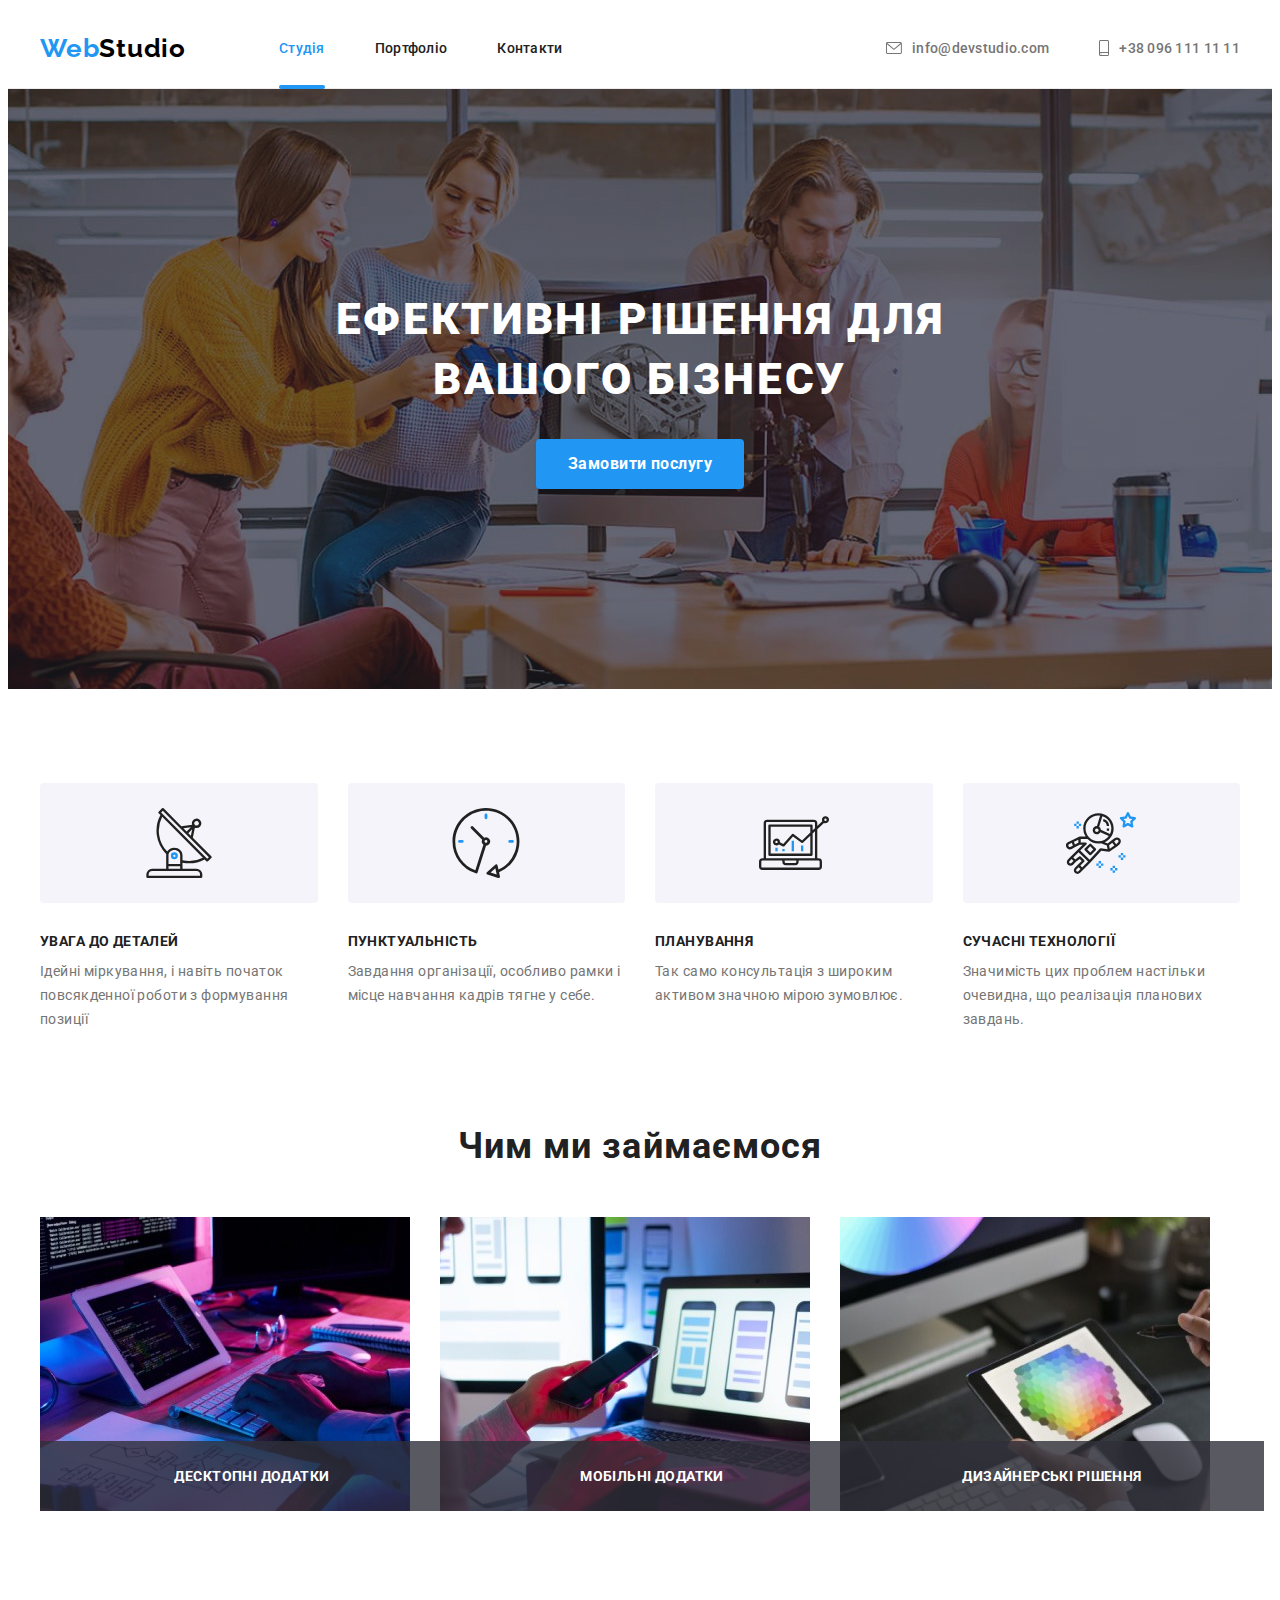
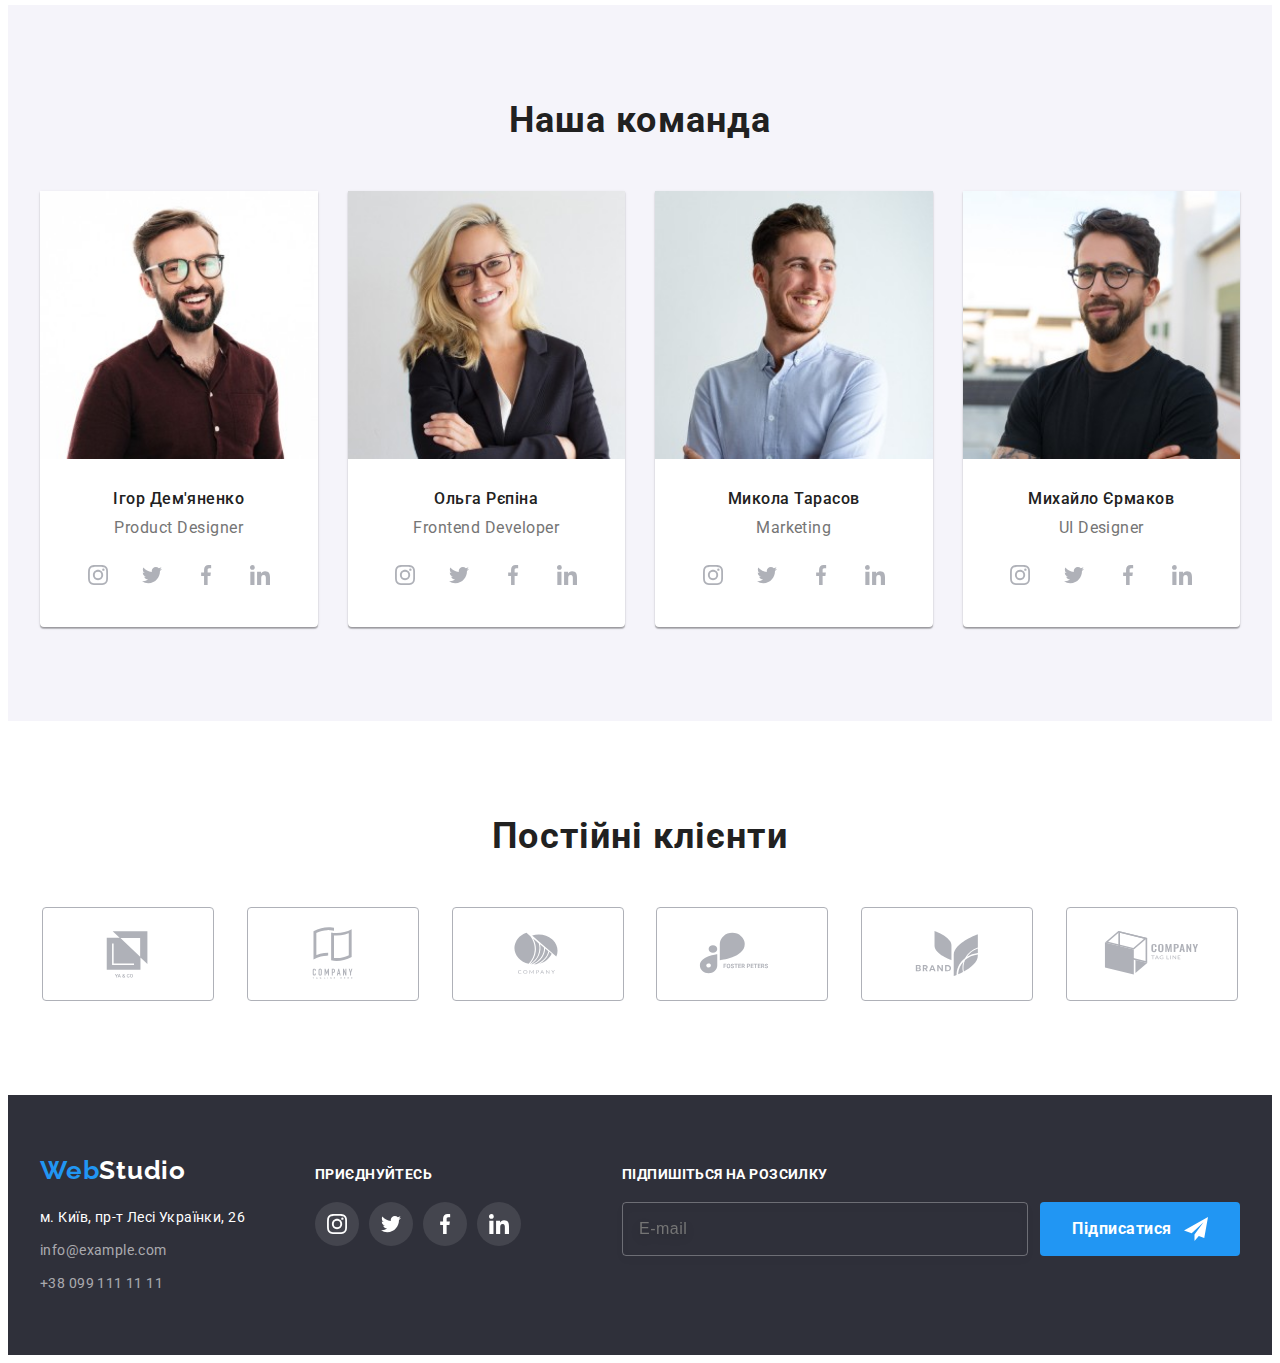
<file: index.html>
<!DOCTYPE html>
<html lang="uk">

<head>
  <meta charset="UTF-8" />
  <meta http-equiv="X-UA-Compatible" content="IE=edge" />
  <meta name="viewport" content="width=device-width, initial-scale=1.0" />
  <title>Веб студія</title>
  <link rel="preconnect" href="https://fonts.googleapis.com" />
  <link rel="preconnect" href="https://fonts.gstatic.com" crossorigin />
  <link href="https://fonts.googleapis.com/css2?family=Raleway:wght@700&family=Roboto:wght@400;500;700;900&display=swap"
    rel="stylesheet" />
  <link rel="stylesheet" href="https://cdnjs.cloudflare.com/ajax/libs/modern-normalize/1.1.0/modern-normalize.min.css"
    integrity="sha512-wpPYUAdjBVSE4KJnH1VR1HeZfpl1ub8YT/NKx4PuQ5NmX2tKuGu6U/JRp5y+Y8XG2tV+wKQpNHVUX03MfMFn9Q=="
    crossorigin="anonymous" referrerpolicy="no-referrer" />
  <link rel="stylesheet" href="./CSS/main.min.css" />
  <!-- <link rel="stylesheet" href="./CSS/styles.css" /> -->
</head>

<body>
  <!-- Header section -->
  <header class="header">
    <div class="container header__container">
      <a class="logo" href="/" lang="en">Web<span class="logo logo__accent--dark">Studio</span></a>

      <button class="menu-btn" type="button" aria-label="Кнопка меню" aria-expanded="false"
        aria-controls="menu-container" data-menu-button>
        <svg class="menu-btn__icons" width="40" height="40" aria-label="Перемикач мобільного меню">
          <use class="menu-btn__icon-open" href="./images/icons.svg#icon-menu"></use>
          <use class="menu-btn__icon-close" href="./images/icons.svg#icon-menu-close"></use>
        </svg>
      </button>
      <!-- Mobile menu -->

      <div class="menu__overlay-container" id="menu-container" data-menu>
        <ul class="menu__nav-list">
          <li class="menu__nav-item"><a class="menu__link menu__link--acent" href="./index.html">Студія</a></li>
          <li class="menu__nav-item"><a class="menu__link" href="./portfolio.html">Портфоліо</a></li>
          <li class="menu__nav-item"><a class="menu__link" href="./index.html">Контакти</a></li>
        </ul>
        <ul class="menu__contacts-list">
          <li class="menu__contact-item">
            <a class="menu__phone" href="tel:+380991111111">+38 096 111 11 11</a>
          </li>
          <li class="menu__contact-item">
            <a class="menu__mail" href="mailto:info@example.com">info@devstudio.com</a>
          </li>
        </ul>
        <ul class="menu__social-list">
          <li class="menu__social-item">
            <a class="menu__social-link" href="https://www.instagram.com/" target="_blank" rel="noopener noreferrer"
              aria-label="instagram">Instagram</a>
          </li>
          <li class="menu__social-item">
            <a class="menu__social-link" href="https://twitter.com/" target="_blank" rel="noopener noreferrer"
              aria-label="twitter">Twitter</a>
          </li>
          <li class="menu__social-item">
            <a class="menu__social-link" href="https://www.facebook.com/" target="_blank" rel="noopener noreferrer"
              aria-label="facebook">Facebook</a>
          </li>
          <li class="menu__social-item">
            <a class="menu__social-link" href="https://www.linkedin.com/" target="_blank" rel="noopener noreferrer"
              aria-label="linkedin">linkedin</a>
          </li>
        </ul>
      </div>

      <nav class="nav">
        <ul class="nav__list">
          <li class="nav__item">
            <a class="nav__link nav__link--accent" href="./index.html">Студія</a>
          </li>
          <li class="nav__item">
            <a class="nav__link" href="./portfolio.html">Портфоліо</a>
          </li>
          <li class="nav__item">
            <a class="nav__link" href="">Контакти</a>
          </li>
        </ul>
      </nav>
      <ul class="header__contacts-list">
        <li class="header__contacts">
          <a class="header__mail" href="mailto:info@devstudio.com">
            <svg class="envelope" width="16" height="12">
              <use class="" href="./images/icons.svg#envelope"></use>
            </svg>info@devstudio.com</a>
        </li>
        <li class="header__contacts">
          <a class="header__phone" href="tel:+380961111111">
            <svg class="smartphone" width="10" height="16">
              <use class="" href="./images/icons.svg#smartphone"></use>
            </svg>+38 096 111 11 11</a>
        </li>
      </ul>
    </div>
  </header>
  <!-- Main section -->
  <main class="main">
    <section class="banner">
      <div class="banner__overlay">
        <h1 class="banner__title">Ефективні рішення для вашого бізнесу</h1>
        <button class="banner__btn btn" type="button" data-modal-open>Замовити послугу</button>
      </div>
    </section>
    <section class="benefits">
      <div class="container">
        <h2 class="visually-hidden">Особливості та переваги</h2>
        <ul class="benefits__list">
          <li class="benefits__item">
            <div class="benefits__logo">
              <svg class="benefits-icons" width="70" height="70">
                <use class="" href="./images/icons.svg#antenna"></use>
              </svg>
            </div>
            <h3 class="benefits__title">УВАГА ДО ДЕТАЛЕЙ</h3>
            <p class="benefits__slogan">Ідейні міркування, і навіть початок повсякденної роботи з формування позиції</p>
          </li>
          <li class="benefits__item">
            <div class="benefits__logo">
              <svg class="benefits-icons" width="70" height="70">
                <use class="" href="./images/icons.svg#clock"></use>
              </svg>
            </div>
            <h3 class="benefits__title">ПУНКТУАЛЬНІСТЬ</h3>
            <p class="benefits__slogan">Завдання організації, особливо рамки і місце навчання кадрів тягне у себе.</p>
          </li>
          <li class="benefits__item">
            <div class="benefits__logo">
              <svg class="benefits-icons" width="70" height="70">
                <use class="" href="./images/icons.svg#diagram"></use>
              </svg>
            </div>
            <h3 class="benefits__title">ПЛАНУВАННЯ</h3>
            <p class="benefits__slogan">Так само консультація з широким активом значною мірою зумовлює.</p>
          </li>
          <li class="benefits__item">
            <div class="benefits__logo">
              <svg class="benefits-icons" width="70" height="70">
                <use class="" href="./images/icons.svg#astronaut"></use>
              </svg>
            </div>
            <h3 class="benefits__title">СУЧАСНІ ТЕХНОЛОГІЇ</h3>
            <p class="benefits__slogan">Значимість цих проблем настільки очевидна, що реалізація планових завдань.</p>
          </li>
        </ul>
      </div>
    </section>
    <section class="illustration">
      <div class="container">
        <h2 class="illustration__title">Чим ми займаємося</h2>
        <ul class="illustration__list">
          <li class="illustration__item">
            <img srcset="./images/illustration/large-1@1.jpg 370w, ./images/illustration/large-1@2.jpg 740w"
              sizes="(min-width: 1200px) 270px, 100vw" src="./images/illustration/large-1@1.jpg"
              alt="Верстальник пише код" width="370" height="294" />
            <p class="illustration__about">Десктопні додатки</p>
          </li>
          <li class="illustration__item">
            <img srcset="./images/illustration/large-2@1.jpg 370w, ./images/illustration/large-2@2.jpg 740w"
              sizes="(min-width: 1200px) 270px, 100vw" src="./images/illustration/large-2@1.jpg"
              alt="Вебдизайнер розробляє макет" width="370" height="294" />
            <p class="illustration__about">Мобільні додатки</p>
          </li>
          <li class="illustration__item">
            <img srcset="./images/illustration/large-3@1.jpg 370w, ./images/illustration/large-3@2.jpg 740w"
              sizes="(min-width: 1200px) 270px, 100vw" src="./images/illustration/large-3@1.jpg"
              alt="Планшет з палітрою кольорів" width="370" height="294" />
            <p class="illustration__about">Дизайнерські рішення</p>
          </li>
        </ul>
      </div>
    </section>
    <section class="team">
      <div class="container">
        <h2 class="team__members">Наша команда</h2>
        <ul class="team__list">
          <li class="team__item">
            <img srcset="./images/team/small-1@1.jpg 450w, 
              ./images/team/small-1@2.jpg 900w, 
              ./images/team/medium-1@1.jpg 354w, 
              ./images/team/medium-1@2.jpg 708w, 
              ./images/team/large-1@1.jpg 270w, 
              ./images/team/large-1@2.jpg 540w"
              sizes="(min-width: 1200px) 270px, (min-width: 768px) 354px, (min-width: 480px) 450px, 100vw"
              src="./images/team/small-1@1.jpg" alt="Дизайнер продукту" width="450" height="460" />
            <div class="team__content">
              <h3 class="team__name">Ігор Дем'яненко</h3>
              <p class="team__position" lang="en">Product Designer</p>
              <ul class="social-media">
                <li class="social-media__item">
                  <a class="social-media__link" href="https://www.instagram.com/" target="_blank"
                    rel="noopener noreferrer" aria-label="instagram">
                    <svg class="social-media__icon" width="20" height="20">
                      <use class="" href="./images/icons.svg#instagram"></use>
                    </svg>
                  </a>
                </li>
                <li class="social-media__item">
                  <a class="social-media__link" href="https://twitter.com/" target="_blank" rel="noopener noreferrer"
                    aria-label="twitter">
                    <svg class="social-media__icon" width="20" height="20">
                      <use class="" href="./images/icons.svg#twitter"></use>
                    </svg>
                  </a>
                </li>
                <li class="social-media__item">
                  <a class="social-media__link" href="https://www.facebook.com/" target="_blank"
                    rel="noopener noreferrer" aria-label="facebook">
                    <svg class="social-media__icon" width="20" height="20">
                      <use class="" href="./images/icons.svg#facebook"></use>
                    </svg>
                  </a>
                </li>
                <li class="social-media__item">
                  <a class="social-media__link" href="https://www.linkedin.com/" target="_blank"
                    rel="noopener noreferrer" aria-label="linkedin">
                    <svg class="social-media__icon" width="20" height="20">
                      <use class="" href="./images/icons.svg#linkedin"></use>
                    </svg>
                  </a>
                </li>
              </ul>
            </div>
          </li>
          <li class="team__item">
            <img srcset="./images/team/small-2@1.jpg 450w, 
              ./images/team/small-2@2.jpg 900w, 
              ./images/team/medium-2@1.jpg 354w, 
              ./images/team/medium-2@2.jpg 708w, 
              ./images/team/large-2@1.jpg 270w, 
              ./images/team/large-2@2.jpg 540w"
              sizes="(min-width: 1200px) 270px, (min-width: 768px) 354px, (min-width: 480px) 450px, 100vw"
              src="./images/team/small-2@1.jpg" alt="Фронтенд-розробник" width="450" height="460" />
            <div class="team__content">
              <h3 class="team__name">Ольга Рєпіна</h3>
              <p class="team__position" lang="en">Frontend Developer</p>
              <ul class="social-media">
                <li class="social-media__item">
                  <a class="social-media__link" href="https://www.instagram.com/" target="_blank"
                    rel="noopener noreferrer" aria-label="instagram">
                    <svg class="social-media__icon" width="20" height="20">
                      <use class="" href="./images/icons.svg#instagram"></use>
                    </svg>
                  </a>
                </li>
                <li class="social-media__item">
                  <a class="social-media__link" href="https://twitter.com/" target="_blank" rel="noopener noreferrer"
                    aria-label="twitter">
                    <svg class="social-media__icon" width="20" height="20">
                      <use class="" href="./images/icons.svg#twitter"></use>
                    </svg>
                  </a>
                </li>
                <li class="social-media__item">
                  <a class="social-media__link" href="https://www.facebook.com/" target="_blank"
                    rel="noopener noreferrer" aria-label="facebook">
                    <svg class="social-media__icon" width="20" height="20">
                      <use class="" href="./images/icons.svg#facebook"></use>
                    </svg>
                  </a>
                </li>
                <li class="social-media__item">
                  <a class="social-media__link" href="https://www.linkedin.com/" target="_blank"
                    rel="noopener noreferrer" aria-label="linkedin">
                    <svg class="social-media__icon" width="20" height="20">
                      <use class="" href="./images/icons.svg#linkedin"></use>
                    </svg>
                  </a>
                </li>
              </ul>
            </div>
          </li>
          <li class="team__item">
            <img srcset="./images/team/small-3@1.jpg 450w, 
              ./images/team/small-3@2.jpg 900w, 
              ./images/team/medium-3@1.jpg 354w, 
              ./images/team/medium-3@2.jpg 708w, 
              ./images/team/large-3@1.jpg 270w, 
              ./images/team/large-3@2.jpg 540w"
              sizes="(min-width: 1200px) 270px, (min-width: 768px) 354px, (min-width: 480px) 450px, 100vw"
              src="./images/team/small-3@1.jpg" alt="Маркетинг" width="450" height="460" />
            <div class="team__content">
              <h3 class="team__name">Микола Тарасов</h3>
              <p class="team__position" lang="en">Marketing</p>
              <ul class="social-media">
                <li class="social-media__item">
                  <a class="social-media__link" href="https://www.instagram.com/" target="_blank"
                    rel="noopener noreferrer" aria-label="instagram">
                    <svg class="social-media__icon" width="20" height="20">
                      <use class="" href="./images/icons.svg#instagram"></use>
                    </svg>
                  </a>
                </li>
                <li class="social-media__item">
                  <a class="social-media__link" href="https://twitter.com/" target="_blank" rel="noopener noreferrer"
                    aria-label="twitter">
                    <svg class="social-media__icon" width="20" height="20">
                      <use class="" href="./images/icons.svg#twitter"></use>
                    </svg>
                  </a>
                </li>
                <li class="social-media__item">
                  <a class="social-media__link" href="https://www.facebook.com/" target="_blank"
                    rel="noopener noreferrer" aria-label="facebook">
                    <svg class="social-media__icon" width="20" height="20">
                      <use class="" href="./images/icons.svg#facebook"></use>
                    </svg>
                  </a>
                </li>
                <li class="social-media__item">
                  <a class="social-media__link" href="https://www.linkedin.com/" target="_blank"
                    rel="noopener noreferrer" aria-label="linkedin">
                    <svg class="social-media__icon" width="20" height="20">
                      <use class="" href="./images/icons.svg#linkedin"></use>
                    </svg>
                  </a>
                </li>
              </ul>
            </div>
          </li>
          <li class="team__item">
            <img srcset="./images/team/small-4@1.jpg 450w, 
              ./images/team/small-4@2.jpg 900w, 
              ./images/team/medium-4@1.jpg 354w, 
              ./images/team/medium-4@2.jpg 708w, 
              ./images/team/large-4@1.jpg 270w, 
              ./images/team/large-4@2.jpg 540w"
              sizes="(min-width: 1200px) 270px, (min-width: 768px) 354px, (min-width: 480px) 450px, 100vw"
              src="./images/team/small-4@1.jpg" alt="Дизайнер інтерфейсу користувача" width="450" height="460" />
            <div class="team__content">
              <h3 class="team__name">Михайло Єрмаков</h3>
              <p class="team__position" lang="en">UI Designer</p>
              <ul class="social-media">
                <li class="social-media__item">
                  <a class="social-media__link" href="https://www.instagram.com/" target="_blank"
                    rel="noopener noreferrer" aria-label="instagram">
                    <svg class="social-media__icon" width="20" height="20">
                      <use class="" href="./images/icons.svg#instagram"></use>
                    </svg>
                  </a>
                </li>
                <li class="social-media__item">
                  <a class="social-media__link" href="https://twitter.com/" target="_blank" rel="noopener noreferrer"
                    aria-label="twitter">
                    <svg class="social-media__icon" width="20" height="20">
                      <use class="" href="./images/icons.svg#twitter"></use>
                    </svg>
                  </a>
                </li>
                <li class="social-media__item">
                  <a class="social-media__link" href="https://www.facebook.com/" target="_blank"
                    rel="noopener noreferrer" aria-label="facebook">
                    <svg class="social-media__icon" width="20" height="20">
                      <use class="" href="./images/icons.svg#facebook"></use>
                    </svg>
                  </a>
                </li>
                <li class="social-media__item">
                  <a class="social-media__link" href="https://www.linkedin.com/" target="_blank"
                    rel="noopener noreferrer" aria-label="linkedin">
                    <svg class="social-media__icon" width="20" height="20">
                      <use class="" href="./images/icons.svg#linkedin"></use>
                    </svg>
                  </a>
                </li>
              </ul>
            </div>
          </li>
        </ul>
      </div>
    </section>
    <section class="clients">
      <div class="container">
        <h2 class="clients__members">Постійні клієнти</h2>
        <ul class="clients__list">
          <li class="clients__item">
            <a class="clients__link" href="" target="_blank" rel="noopener noreferrer" aria-label="logo-1">
              <svg class="clients__icon" width="106" height="60">
                <use class="" href="./images/icons.svg#logo-1"></use>
              </svg>
            </a>
          </li>
          <li class="clients__item">
            <a class="clients__link" href="" target="_blank" rel="noopener noreferrer" aria-label="logo-2">
              <svg class="clients__icon" width="106" height="60">
                <use class="" href="./images/icons.svg#logo-2"></use>
              </svg>
            </a>
          </li>
          <li class="clients__item">
            <a class="clients__link" href="" target="_blank" rel="noopener noreferrer" aria-label="logo-3">
              <svg class="clients__icon" width="106" height="60">
                <use class="" href="./images/icons.svg#logo-3"></use>
              </svg>
            </a>
          </li>
          <li class="clients__item">
            <a class="clients__link" href="" target="_blank" rel="noopener noreferrer" aria-label="logo-4">
              <svg class="clients__icon" width="106" height="60">
                <use class="" href="./images/icons.svg#logo-4"></use>
              </svg>
            </a>
          </li>
          <li class="clients__item">
            <a class="clients__link" href="" target="_blank" rel="noopener noreferrer" aria-label="logo-5">
              <svg class="clients__icon" width="106" height="60">
                <use class="" href="./images/icons.svg#logo-5"></use>
              </svg>
            </a>
          </li>
          <li class="clients__item">
            <a class="clients__link" href="" target="_blank" rel="noopener noreferrer" aria-label="logo-6">
              <svg class="clients__icon" width="106" height="60">
                <use class="" href="./images/icons.svg#logo-6"></use>
              </svg>
            </a>
          </li>
        </ul>
      </div>
    </section>
  </main>
  <!-- Footer section -->
  <footer class="">
    <section class="footer">
      <div class="container">
        <div class="footer__content">
          <div class="footer__connection">
            <div class="footer__logo-united">
              <a class="logo" href="/" lang="en">Web<span class="logo logo__accent--light">Studio</span></a>
            </div>
            <p class="footer__adress">м. Київ, пр-т Лесі Українки, 26</p>
            <address class="footer__contacts">
              <ul class="footer__list">
                <li class="footer__item mail">
                  <a class="footer__mail" href="mailto:info@example.com">info@example.com</a>
                </li>
                <li class="footer__item">
                  <a class="footer__phone" href="tel:+380991111111">+38 099 111 11 11</a>
                </li>
              </ul>
            </address>
          </div>
          <div class="footer__join">
            <h3 class="footer__title">Приєднуйтесь</h3>
            <ul class="social-media">
              <li class="social-media__item">
                <a class="social-media__link" href="https://www.instagram.com/" target="_blank"
                  rel="noopener noreferrer" aria-label="instagram">
                  <svg class="social-media__icon social-media__icon--footer" width="20" height="20">
                    <use class="" href="./images/icons.svg#instagram"></use>
                  </svg>
                </a>
              </li>
              <li class="social-media__item">
                <a class="social-media__link" href="https://twitter.com/" target="_blank" rel="noopener noreferrer"
                  aria-label="twitter">
                  <svg class="social-media__icon social-media__icon--footer" width="20" height="20">
                    <use class="" href="./images/icons.svg#twitter"></use>
                  </svg>
                </a>
              </li>
              <li class="social-media__item">
                <a class="social-media__link" href="https://www.facebook.com/" target="_blank" rel="noopener noreferrer"
                  aria-label="facebook">
                  <svg class="social-media__icon social-media__icon--footer" width="20" height="20">
                    <use class="" href="./images/icons.svg#facebook"></use>
                  </svg>
                </a>
              </li>
              <li class="social-media__item">
                <a class="social-media__link" href="https://www.linkedin.com/" target="_blank" rel="noopener noreferrer"
                  aria-label="linkedin">
                  <svg class="social-media__icon social-media__icon--footer" width="20" height="20">
                    <use class="" href="./images/icons.svg#linkedin"></use>
                  </svg>
                </a>
              </li>
            </ul>
          </div>
          <div class="footer-subscribe">
            <h3 class="footer__title">Підпишіться на розсилку</h3>
            <form class="footer-subscribe__form" name="footer-form" autocomplete="off">
              <div class="footer-subscribe__group">
                <label class="footer-subscribe__email">
                  <input class="footer-subscribe__input" type="email" name="user-email" placeholder="E-mail" />
                </label>
                <button class="footer__btn btn" type="submit">
                  Підписатися
                  <svg class="footer__btn-icon" width="24" height="24">
                    <use class="" href="./images/icons.svg#send-email"></use>
                  </svg>
                </button>
              </div>
            </form>
          </div>
        </div>
      </div>
    </section>
  </footer>
  <!-- Modal window -->
  <div class="backdrop is-hidden" data-modal>
    <div class="modal">
      <button class="modal__btn" data-modal-close>
        <svg class="modal__btn-icon" width="18" height="18">
          <use class="" href="./images/icons.svg#icon-close"></use>
        </svg>
      </button>

      <form class="modal-form" name="modal-form" autocomplete="off">
        <strong class="modal-form__title">Залиште свої дані, ми вам передзвонимо</strong>

        <div class="modal-form__group" role="group">
          <label class="modal-form__wrap">
            <span class="modal-form__label">Ім'я</span>
            <input class="modal-form__input" type="text" name="user-name" required placeholder="" />
            <svg class="modal-form__icon" width="18" height="18">
              <use class="" href="./images/icons.svg#person"></use>
            </svg>
          </label>
          <label class="modal-form__wrap">
            <span class="modal-form__label">Телефон</span>
            <input class="modal-form__input" type="tel" name="user-phone" required placeholder="" />
            <svg class="modal-form__icon" width="18" height="18">
              <use class="" href="./images/icons.svg#phone"></use>
            </svg>
          </label>
          <label class="modal-form__wrap">
            <span class="modal-form__label">Пошта</span>
            <input class="modal-form__input" type="email" name="user-email" required placeholder="" />
            <svg class="modal-form__icon" width="18" height="18">
              <use class="" href="./images/icons.svg#email"></use>
            </svg>
          </label>

          <label class="modal-form__wrap">
            <span class="modal-form__label">Коментар</span>
            <textarea class="modal-form__сomment" name="сomment" rows="5" placeholder="Введіть текст"></textarea>
          </label>
        </div>

        <label class="modal-form__agreement">
          <input class="modal-form__checkbox visually-hidden" type="checkbox" name="i-agree" />
          <svg class="modal-checkmark-icon" width="16" height="15">
            <use class="register-icon-uncheck" href="./images/icons.svg#uncheck"></use>
            <use class="register-icon-check" href="./images/icons.svg#check"></use>
          </svg>
          <span class="modal-form__i-agree">Погоджуюся з розсилкою та приймаю
            <a class="agreement-link" href="">Умови договору</a>
          </span>
        </label>

        <button class="submit__btn btn" type="submit">Відправити</button>
      </form>
    </div>
  </div>

  <script src="./js/mobile-menu.js"></script>
  <script src="./js/modal.js"></script>
</body>

</html>
</file>
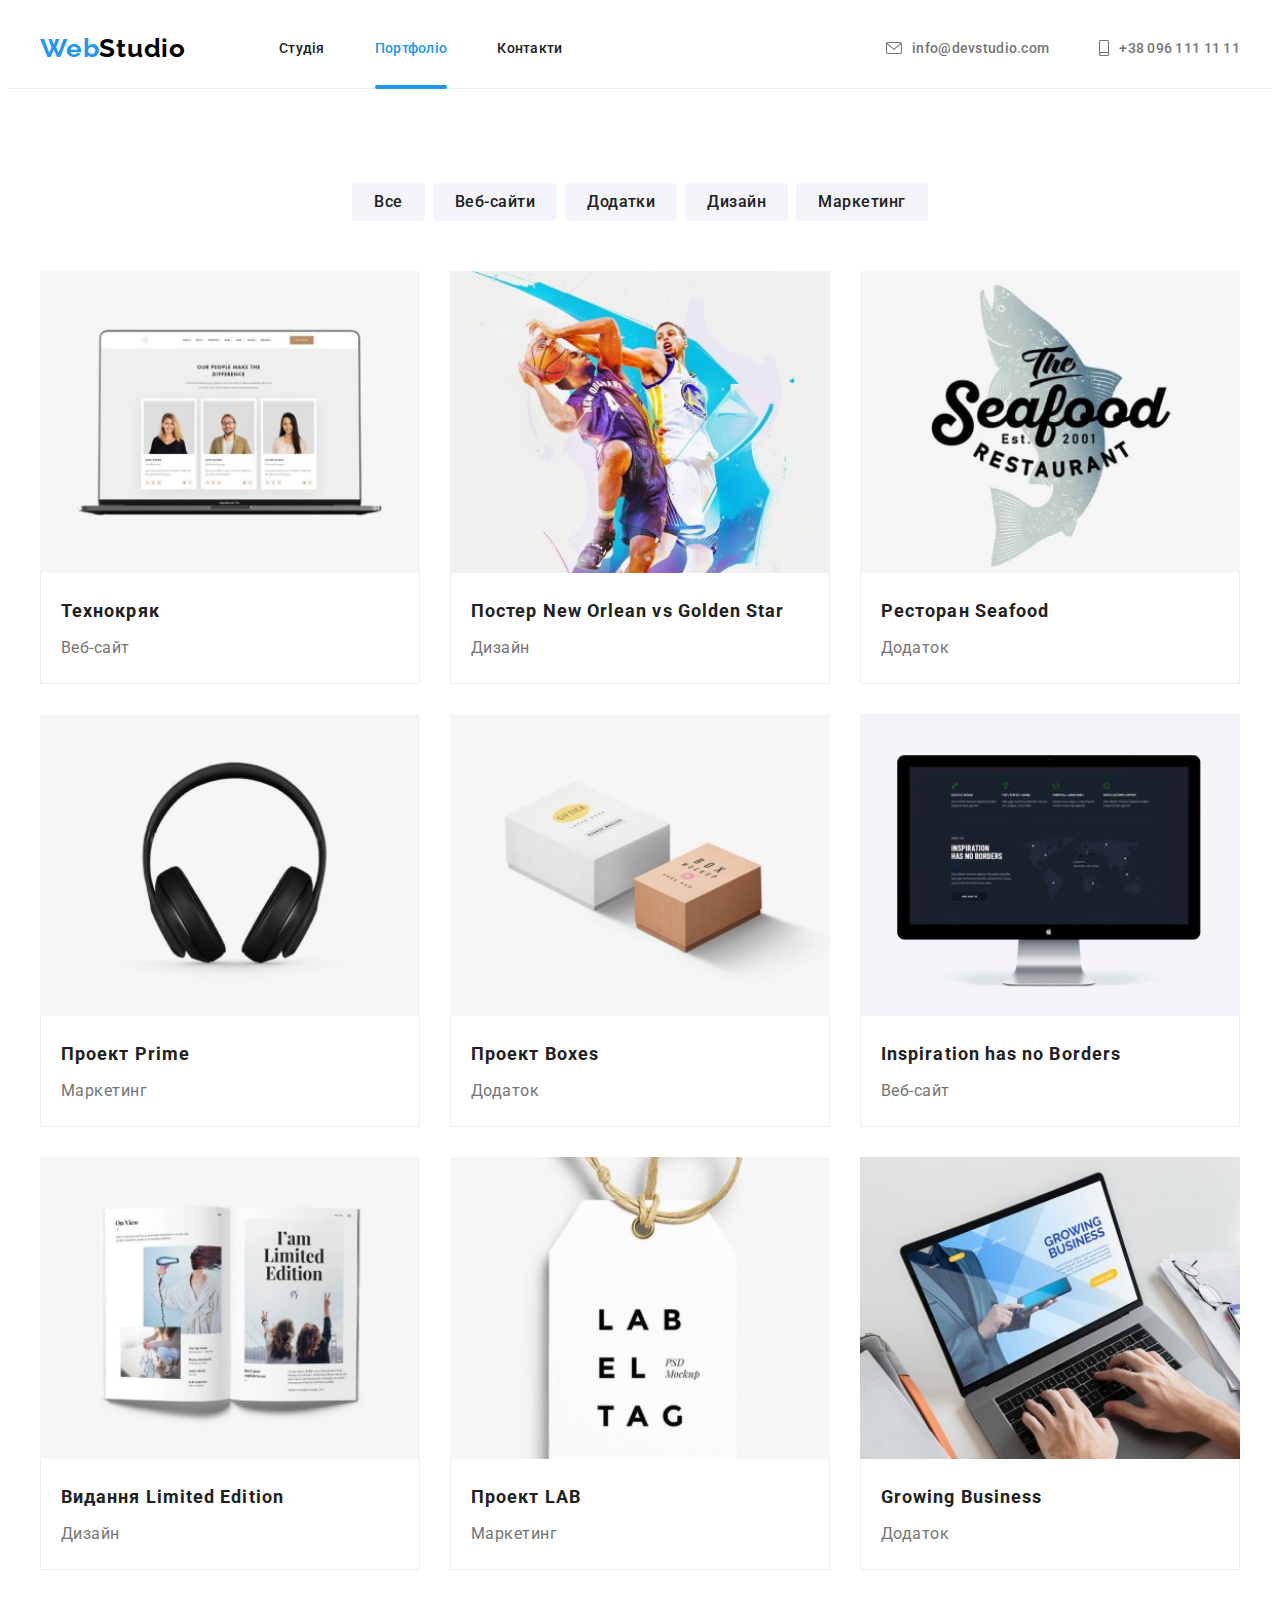
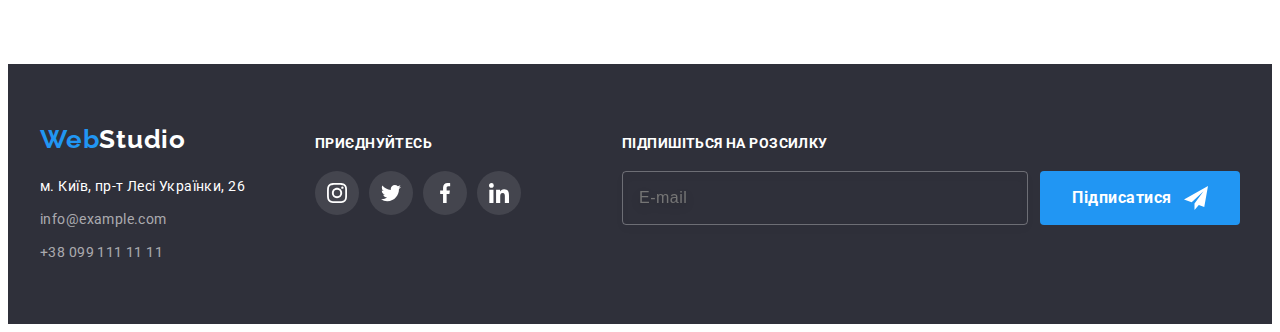
<file: portfolio.html>
<!DOCTYPE html>
<html lang="uk">

<head>
  <meta charset="UTF-8" />
  <meta http-equiv="X-UA-Compatible" content="IE=edge" />
  <meta name="viewport" content="width=device-width, initial-scale=1.0" />
  <title>Портфоліо</title>
  <link rel="preconnect" href="https://fonts.googleapis.com" />
  <link rel="preconnect" href="https://fonts.gstatic.com" crossorigin />
  <link rel="stylesheet" href="https://cdnjs.cloudflare.com/ajax/libs/modern-normalize/1.1.0/modern-normalize.min.css"
    integrity="sha512-wpPYUAdjBVSE4KJnH1VR1HeZfpl1ub8YT/NKx4PuQ5NmX2tKuGu6U/JRp5y+Y8XG2tV+wKQpNHVUX03MfMFn9Q=="
    crossorigin="anonymous" referrerpolicy="no-referrer" />
  <link href="https://fonts.googleapis.com/css2?family=Raleway:wght@700&family=Roboto:wght@400;500;700;900&display=swap"
    rel="stylesheet" />
  <link rel="stylesheet" href="./CSS/main.min.css" />
  <!-- <link rel="stylesheet" href="./CSS/styles.css" /> -->
</head>

<body>
  <!-- Header section -->

  <header class="header">
    <div class="container header__container">
      <a class="logo" href="/" lang="en">Web<span class="logo logo__accent--dark">Studio</span></a>

      <button class="menu-btn" type="button" aria-label="Кнопка меню" aria-expanded="false"
        aria-controls="menu-container" data-menu-button>
        <svg class="menu-btn__icons" width="40" height="40" aria-label="Перемикач мобільного меню">
          <use class="menu-btn__icon-open" href="./images/icons.svg#icon-menu"></use>
          <use class="menu-btn__icon-close" href="./images/icons.svg#icon-menu-close"></use>
        </svg>
      </button>
      <!-- Mobile menu -->

      <div class="menu__overlay-container" id="menu-container" data-menu>

        <ul class="menu__nav-list">
          <li class="menu__nav-item"><a class="menu__link" href="./index.html">Студія</a></li>
          <li class="menu__nav-item"><a class="menu__link menu__link--acent" href="./portfolio.html">Портфоліо</a></li>
          <li class="menu__nav-item"><a class="menu__link" href="./index.html">Контакти</a></li>
        </ul>
        <ul class="menu__contacts-list">
          <li class="menu__contact-item">
            <a class="menu__phone" href="tel:+380991111111">+38 096 111 11 11</a>
          </li>
          <li class="menu__contact-item">
            <a class="menu__mail" href="mailto:info@example.com">info@devstudio.com</a>
          </li>
        </ul>
        <ul class="menu__social-list">
          <li class="menu__social-item">
            <a class="menu__social-link" href="https://www.instagram.com/" target="_blank" rel="noopener noreferrer"
              aria-label="instagram">Instagram</a>
          </li>
          <li class="menu__social-item">
            <a class="menu__social-link" href="https://twitter.com/" target="_blank" rel="noopener noreferrer"
              aria-label="twitter">Twitter</a>
          </li>
          <li class="menu__social-item">
            <a class="menu__social-link" href="https://www.facebook.com/" target="_blank" rel="noopener noreferrer"
              aria-label="facebook">Facebook</a>
          </li>
          <li class="menu__social-item">
            <a class="menu__social-link" href="https://www.linkedin.com/" target="_blank" rel="noopener noreferrer"
              aria-label="linkedin">linkedin</a>
          </li>
        </ul>

      </div>

      <nav class="nav">
        <ul class="nav__list">
          <li class="nav__item">
            <a class="nav__link" href="./index.html">Студія</a>
          </li>
          <li class="nav__item">
            <a class="nav__link nav__link--accent" href="./portfolio.html">Портфоліо</a>
          </li>
          <li class="nav__item">
            <a class="nav__link" href="">Контакти</a>
          </li>
        </ul>
      </nav>
      <ul class="header__contacts-list">
        <li class="header__contacts">
          <a class="header__mail" href="mailto:info@devstudio.com">
            <svg class="envelope" width="16" height="12">
              <use class="" href="./images/icons.svg#envelope"></use>
            </svg>info@devstudio.com</a>
        </li>
        <li class="header__contacts">
          <a class="header__phone" href="tel:+380961111111">
            <svg class="smartphone" width="10" height="16">
              <use class="" href="./images/icons.svg#smartphone"></use>
            </svg>+38 096 111 11 11</a>
        </li>
      </ul>
    </div>
  </header>
  <!-- Main section -->
  <main class="main">
    <section class="projects">
      <div class="container filter">
        <ul class="filter__list">
          <li class="filter__item">
            <button class="filter__btn btn" type="button">Все</button>
          </li>
          <li class="filter__item">
            <button class="filter__btn btn" type="button">Веб-сайти</button>
          </li>
          <li class="filter__item">
            <button class="filter__btn btn" type="button">Додатки</button>
          </li>
          <li class="filter__item">
            <button class="filter__btn btn" type="button">Дизайн</button>
          </li>
          <li class="filter__item">
            <button class="filter__btn btn" type="button">Маркетинг</button>
          </li>
        </ul>
        <h1 class="visually-hidden">Портфоліо</h1>
        <ul class="projects__list">
          <li class="projects__item">
            <a class="projects__link" href="" target="_blank" rel="noopener noreferrer">
              <div class="projects__thumb">
                <img srcset="./images/portfolio/small-1@1.jpg 450w, 
              ./images/portfolio/small-1@2.jpg 900w, 
              ./images/portfolio/medium-1@1.jpg 354w, 
              ./images/portfolio/medium-1@2.jpg 708w, 
              ./images/portfolio/large-1@1.jpg 370w, 
              ./images/portfolio/large-1@2.jpg 740w"
                  sizes="(min-width: 1200px) 370px, (min-width: 768px) 354px, (min-width: 480px) 450px, 100vw"
                  src="./images/portfolio/small-1@2.jpg" alt="Ноутбук" height="294" width="450" />
                <div class="projects__portfolio">
                  <p class="projects__text">
                    Ресурс пропонує комплексні пропозиції з різним рівнем функціоналу та сервісів. Все це дозволить
                    відвідувачу отримати вичерпні відомості про компанію чи приватну особу.
                  </p>
                </div>
              </div>
              <div class="projects__content">
                <h2 class="projects__title">Технокряк</h2>
                <p class="projects__type">Веб-сайт</p>
              </div>
            </a>
          </li>
          <li class="projects__item">
            <a class="projects__link" href="" target="_blank" rel="noopener noreferrer">
              <div class="projects__thumb">
                <img srcset="./images/portfolio/small-2@1.jpg 450w, 
              ./images/portfolio/small-2@2.jpg 900w, 
              ./images/portfolio/medium-2@1.jpg 354w, 
              ./images/portfolio/medium-2@2.jpg 708w, 
              ./images/portfolio/large-2@1.jpg 370w, 
              ./images/portfolio/large-2@2.jpg 740w"
                  sizes="(min-width: 1200px) 370px, (min-width: 768px) 354px, (min-width: 480px) 450px, 100vw"
                  src="./images/portfolio/small-2@1.jpg" alt="Баскетболисты" height="294" width="450" />
                <div class="projects__portfolio">
                  <p class="projects__text">
                    Ресурс пропонує комплексні пропозиції з різним рівнем функціоналу та сервісів. Все це дозволить
                    відвідувачу отримати вичерпні відомості про компанію чи приватну особу.
                  </p>
                </div>
              </div>
              <div class="projects__content">
                <h2 class="projects__title">Постер <span lang="en">New Orlean vs Golden Star</span></h2>
                <p class="projects__type">Дизайн</p>
              </div>
            </a>
          </li>
          <li class="projects__item">
            <a class="projects__link" href="" target="_blank" rel="noopener noreferrer">
              <div class="projects__thumb">
                <img srcset="./images/portfolio/small-3@1.jpg 450w, 
              ./images/portfolio/small-3@2.jpg 900w, 
              ./images/portfolio/medium-3@1.jpg 354w, 
              ./images/portfolio/medium-3@2.jpg 708w, 
              ./images/portfolio/large-3@1.jpg 370w, 
              ./images/portfolio/large-3@2.jpg 740w"
                  sizes="(min-width: 1200px) 370px, (min-width: 768px) 354px, (min-width: 480px) 450px, 100vw"
                  src="./images/portfolio/small-3@1.jpg" alt="Логотип рыбного ресторана" height="294" width="450" />
                <div class="projects__portfolio">
                  <p class="projects__text">
                    Ресурс пропонує комплексні пропозиції з різним рівнем функціоналу та сервісів. Все це дозволить
                    відвідувачу отримати вичерпні відомості про компанію чи приватну особу.
                  </p>
                </div>
              </div>
              <div class="projects__content">
                <h2 class="projects__title">Ресторан <span lang="en">Seafood</span></h2>
                <p class="projects__type">Додаток</p>
              </div>
            </a>
          </li>
          <li class="projects__item">
            <a class="projects__link" href="" target="_blank" rel="noopener noreferrer">
              <div class="projects__thumb">
                <img srcset="./images/portfolio/small-4@1.jpg 450w, 
              ./images/portfolio/small-4@2.jpg 900w, 
              ./images/portfolio/medium-4@1.jpg 354w, 
              ./images/portfolio/medium-4@2.jpg 708w, 
              ./images/portfolio/large-4@1.jpg 370w, 
              ./images/portfolio/large-4@2.jpg 740w"
                  sizes="(min-width: 1200px) 370px, (min-width: 768px) 354px, (min-width: 480px) 450px, 100vw"
                  src="./images/portfolio/small-4@1.jpg" alt="Наушники" height="294" width="450" />
                <div class="projects__portfolio">
                  <p class="projects__text">
                    Ресурс пропонує комплексні пропозиції з різним рівнем функціоналу та сервісів. Все це дозволить
                    відвідувачу отримати вичерпні відомості про компанію чи приватну особу.
                  </p>
                </div>
              </div>
              <div class="projects__content">
                <h2 class="projects__title">Проект <span lang="en">Prime</span></h2>
                <p class="projects__type">Маркетинг</p>
              </div>
            </a>
          </li>
          <li class="projects__item">
            <a class="projects__link" href="" target="_blank" rel="noopener noreferrer">
              <div class="projects__thumb">
                <img srcset="./images/portfolio/small-5@1.jpg 450w, 
              ./images/portfolio/small-5@2.jpg 900w, 
              ./images/portfolio/medium-5@1.jpg 354w, 
              ./images/portfolio/medium-5@2.jpg 708w, 
              ./images/portfolio/large-5@1.jpg 370w, 
              ./images/portfolio/large-5@2.jpg 740w"
                  sizes="(min-width: 1200px) 370px, (min-width: 768px) 354px, (min-width: 480px) 450px, 100vw"
                  src="./images/portfolio/small-5@1.jpg" alt="Две коробки" height="294" width="450" />
                <div class="projects__portfolio">
                  <p class="projects__text">
                    Ресурс пропонує комплексні пропозиції з різним рівнем функціоналу та сервісів. Все це дозволить
                    відвідувачу отримати вичерпні відомості про компанію чи приватну особу.
                  </p>
                </div>
              </div>
              <div class="projects__content">
                <h2 class="projects__title">Проект <span lang="en">Boxes</span></h2>
                <p class="projects__type">Додаток</p>
              </div>
            </a>
          </li>
          <li class="projects__item">
            <a class="projects__link" href="" target="_blank" rel="noopener noreferrer">
              <div class="projects__thumb">
                <img srcset="./images/portfolio/small-6@1.jpg 450w, 
              ./images/portfolio/small-6@2.jpg 900w, 
              ./images/portfolio/medium-6@1.jpg 354w, 
              ./images/portfolio/medium-6@2.jpg 708w, 
              ./images/portfolio/large-6@1.jpg 370w, 
              ./images/portfolio/large-6@2.jpg 740w"
                  sizes="(min-width: 1200px) 370px, (min-width: 768px) 354px, (min-width: 480px) 450px, 100vw"
                  src="./images/portfolio/small-6@1.jpg" alt="Монитор" height="294" width="450" />
                <div class="projects__portfolio">
                  <p class="projects__text">
                    Ресурс пропонує комплексні пропозиції з різним рівнем функціоналу та сервісів. Все це дозволить
                    відвідувачу отримати вичерпні відомості про компанію чи приватну особу.
                  </p>
                </div>
              </div>
              <div class="projects__content">
                <h2 class="projects__title" lang="en">Inspiration has no Borders</h2>
                <p class="projects__type">Веб-сайт</p>
              </div>
            </a>
          </li>
          <li class="projects__item">
            <a class="projects__link" href="" target="_blank" rel="noopener noreferrer">
              <div class="projects__thumb">
                <img srcset="./images/portfolio/small-7@1.jpg 450w, 
              ./images/portfolio/small-7@2.jpg 900w, 
              ./images/portfolio/medium-7@1.jpg 354w, 
              ./images/portfolio/medium-7@2.jpg 708w, 
              ./images/portfolio/large-7@1.jpg 370w, 
              ./images/portfolio/large-7@2.jpg 740w"
                  sizes="(min-width: 1200px) 370px, (min-width: 768px) 354px, (min-width: 480px) 450px, 100vw"
                  src="./images/portfolio/small-7@1.jpg" alt="Открытый журнал" height="294" width="450" />
                <div class="projects__portfolio">
                  <p class="projects__text">
                    Ресурс пропонує комплексні пропозиції з різним рівнем функціоналу та сервісів. Все це дозволить
                    відвідувачу отримати вичерпні відомості про компанію чи приватну особу.
                  </p>
                </div>
              </div>
              <div class="projects__content">
                <h2 class="projects__title">Видання <span lang="en">Limited Edition</span></h2>
                <p class="projects__type">Дизайн</p>
              </div>
            </a>
          </li>
          <li class="projects__item">
            <a class="projects__link" href="" target="_blank" rel="noopener noreferrer">
              <div class="projects__thumb">
                <img srcset="./images/portfolio/small-8@1.jpg 450w, 
              ./images/portfolio/small-8@2.jpg 900w, 
              ./images/portfolio/medium-8@1.jpg 354w, 
              ./images/portfolio/medium-8@2.jpg 708w, 
              ./images/portfolio/large-8@1.jpg 370w, 
              ./images/portfolio/large-8@2.jpg 740w"
                  sizes="(min-width: 1200px) 370px, (min-width: 768px) 354px, (min-width: 480px) 450px, 100vw"
                  src="./images/portfolio/small-8@1.jpg" alt="Макет бирки" height="294" width="450" />
                <div class="projects__portfolio">
                  <p class="projects__text">
                    Ресурс пропонує комплексні пропозиції з різним рівнем функціоналу та сервісів. Все це дозволить
                    відвідувачу отримати вичерпні відомості про компанію чи приватну особу.
                  </p>
                </div>
              </div>
              <div class="projects__content">
                <h2 class="projects__title">Проект <span lang="en">LAB</span></h2>
                <p class="projects__type">Маркетинг</p>
              </div>
            </a>
          </li>
          <li class="projects__item">
            <a class="projects__link" href="" target="_blank" rel="noopener noreferrer">
              <div class="projects__thumb">
                <img srcset="./images/portfolio/small-9@1.jpg 450w, 
              ./images/portfolio/small-9@2.jpg 900w, 
              ./images/portfolio/medium-9@1.jpg 354w, 
              ./images/portfolio/medium-9@2.jpg 708w, 
              ./images/portfolio/large-9@1.jpg 370w, 
              ./images/portfolio/large-9@2.jpg 740w"
                  sizes="(min-width: 1200px) 370px, (min-width: 768px) 354px, (min-width: 480px) 450px, 100vw"
                  src="./images/portfolio/small-9@1.jpg" alt="Ноутбук" height="294" width="450" />
                <div class="projects__portfolio">
                  <p class="projects__text">
                    Ресурс пропонує комплексні пропозиції з різним рівнем функціоналу та сервісів. Все це дозволить
                    відвідувачу отримати вичерпні відомості про компанію чи приватну особу.
                  </p>
                </div>
              </div>
              <div class="projects__content">
                <h2 class="projects__title" lang="en">Growing Business</h2>
                <p class="projects__type">Додаток</p>
              </div>
            </a>
          </li>
        </ul>
      </div>
    </section>
  </main>
  <!-- Footer section -->
  <footer class="">
    <section class="footer">
      <div class="container">
        <div class="footer__content">
          <div class="footer__connection">
            <div class="footer__logo-united">
              <a class="logo" href="/" lang="en">Web<span class="logo logo__accent--light">Studio</span></a>
            </div>
            <p class="footer__adress">м. Київ, пр-т Лесі Українки, 26</p>
            <address class="footer__contacts">
              <ul class="footer__list">
                <li class="footer__item mail">
                  <a class="footer__mail" href="mailto:info@example.com">info@example.com</a>
                </li>
                <li class="footer__item">
                  <a class="footer__phone" href="tel:+380991111111">+38 099 111 11 11</a>
                </li>
              </ul>
            </address>
          </div>
          <div class="footer__join">
            <h3 class="footer__title">Приєднуйтесь</h3>
            <ul class="social-media">
              <li class="social-media__item">
                <a class="social-media__link" href="https://www.instagram.com/" target="_blank"
                  rel="noopener noreferrer" aria-label="instagram">
                  <svg class="social-media__icon social-media__icon--footer" width="20" height="20">
                    <use class="" href="./images/icons.svg#instagram"></use>
                  </svg>
                </a>
              </li>
              <li class="social-media__item">
                <a class="social-media__link" href="https://twitter.com/" target="_blank" rel="noopener noreferrer"
                  aria-label="twitter">
                  <svg class="social-media__icon social-media__icon--footer" width="20" height="20">
                    <use class="" href="./images/icons.svg#twitter"></use>
                  </svg>
                </a>
              </li>
              <li class="social-media__item">
                <a class="social-media__link" href="https://www.facebook.com/" target="_blank" rel="noopener noreferrer"
                  aria-label="facebook">
                  <svg class="social-media__icon social-media__icon--footer" width="20" height="20">
                    <use class="" href="./images/icons.svg#facebook"></use>
                  </svg>
                </a>
              </li>
              <li class="social-media__item">
                <a class="social-media__link" href="https://www.linkedin.com/" target="_blank" rel="noopener noreferrer"
                  aria-label="linkedin">
                  <svg class="social-media__icon social-media__icon--footer" width="20" height="20">
                    <use class="" href="./images/icons.svg#linkedin"></use>
                  </svg>
                </a>
              </li>
            </ul>
          </div>
          <div class="footer-subscribe">
            <h3 class="footer__title">Підпишіться на розсилку</h3>
            <form class="footer-subscribe__form" name="footer-form" autocomplete="off">
              <div class="footer-subscribe__group">
                <label class="footer-subscribe__email">
                  <input class="footer-subscribe__input" type="email" name="user-email" placeholder="E-mail" />
                </label>
                <button class="footer__btn btn" type="submit">Підписатися
                  <svg class="footer__btn-icon" width="24" height="24">
                    <use class="" href="./images/icons.svg#send-email"></use>
                  </svg>
                </button>
              </div>
            </form>
          </div>
        </div>
      </div>
    </section>
  </footer>
  <script src="./js/mobile-menu.js"></script>
</body>

</html>
</file>
<file: CSS/styles.css>
/* :root {
  --main-font: 'Roboto', sans-serif;
  --secondary-font: 'Raleway', sans-serif;
  --main-txt-color: #212121;
  --secondary-txt-color: #757575;
  --third-txt-color: #ffffff;
  --logo-secondary-color: #000000;
  --dark-bg-color: #2F303A;
  --light-dark-bg-color: #C4C4C4;
  --light-bg-color: #F5F4FA;
  --lighter-bg-color: #EEEEEE;
  --accent-color: #2196F3;
  --border-color: #ECECEC;
  --button-hover: #188CE8;
  --icons-color: #AFB1B8;
} */

/* body {
  font-family: var(--main-font);
  color: var(--main-txt-color);
} */

/* Reset styles */

/* a {
  text-decoration: none;
  color: currentColor;
}

h1,
h2,
h3,
h4,
h5,
h6,
p {
  margin: 0;
}

ul,
ol {
  list-style: none;
  padding: 0;
  margin: 0;
}

img {
  display: block;
} */

/* Base styles */

/* .container {
  width: 1200px;
  margin-left: auto;
  margin-right: auto;
  padding-right: 15px;
  padding-left: 15px;
} */


/* Btn styles */

/* .btn {
  display: inline-block;
  font-family: inherit;
  letter-spacing: 0.03em;
  cursor: pointer;
  border-radius: 4px;
  border: none;
} */

/*  Portfolio BTN */

/* .main-filter__btn {
  font-weight: 500;
  font-size: 16px;
  line-height: calc(26 / 16);
  padding: 6px 22px;
  color: var(--main-txt-color);
  background-color: var(--light-bg-color);

  transition-property: color, background-color, box-shadow;
  transition-duration: 250ms;
  transition-timing-function: cubic-bezier(0.4, 0, 0.2, 1);
}

.main-filter__btn:hover,
.main-filter__btn:focus {
  color: var(--third-txt-color);
  background-color: var(--accent-color);
  box-shadow: 0px 3px 1px rgba(0, 0, 0, 0.1), 0px 1px 2px rgba(0, 0, 0, 0.08), 0px 2px 2px rgba(0, 0, 0, 0.12);
} */

/* Header section */

/* .header {
  border-bottom: 1px solid var(--border-color);
}

.header__container {
  display: flex;
  align-items: center;
} */

/* .logo {
  font-family: var(--secondary-font);
  font-weight: 700;
  font-size: 26px;
  line-height: calc(31 / 26);
  letter-spacing: 0.03em;
  color: var(--accent-color)
}

.logo__accent--dark {
  color: var(--logo-secondary-color)
}

.logo__accent--light {
  color: var(--third-txt-color);
} */

/* .nav__list {
  display: flex;
  margin-left: 93px;
  padding: 32px 0;
  gap: 50px;
}

.nav__link {
  display: block;
  font-weight: 500;
  font-size: 14px;
  line-height: calc(16 / 14);
  letter-spacing: 0.02em;
  color: var(--main-txt-color);

  transition: color 250ms cubic-bezier(0.4, 0, 0.2, 1);
}

.nav__link:hover,
.nav__link:focus {
  color: var(--accent-color);
}

.nav__link--accent {
  position: relative;
  color: var(--accent-color);
}

.nav__link--accent::after {
  content: "";
  position: absolute;
  top: 45px;
  left: 0;
  display: block;
  width: 100%;
  height: 4px;
  border-radius: 2px;
  background-color: var(--accent-color);
} */

/* .header__contacts-list {
  display: flex;
  align-items: center;
  justify-content: center;
  margin-left: auto;
  gap: 50px;
}

.header__mail {
  display: flex;
  justify-content: center;
  align-items: center;
  padding: 32px 0;
  font-weight: 500;
  font-size: 14px;
  line-height: calc(16 / 14);
  letter-spacing: 0.02em;
  color: var(--secondary-txt-color);

  transition: color 250ms cubic-bezier(0.4, 0, 0.2, 1);
}

.header__mail:hover,
.header__mail:focus {
  color: var(--accent-color);
}

.header__phone {
  display: flex;
  justify-content: center;
  align-items: center;
  padding: 32px 0;
  font-weight: 500;
  font-size: 14px;
  line-height: calc(16 / 14);
  letter-spacing: 0.02em;
  color: var(--secondary-txt-color);

  transition: color 250ms cubic-bezier(0.4, 0, 0.2, 1);
}

.header__phone:hover,
.header__phone:focus {
  color: var(--accent-color);
}

.envelope {
  fill: currentColor;
  margin-right: 10px;
  transition: fill 250ms cubic-bezier(0.4, 0, 0.2, 1);
}

.envelope:hover {
  fill: currentColor;
}

.smartphone {
  fill: currentColor;
  margin-right: 10px;
  transition: fill 250ms cubic-bezier(0.4, 0, 0.2, 1);
}

.smartphone:hover {
  fill: currentColor;
} */

/* Banner section */

/* .main-banner__overlay {
  padding-top: 200px;
  padding-bottom: 200px;
  text-align: center;
  max-width: 1600px;
  height: 600px;
  margin-left: auto;
  margin-right: auto;
  background-color: var(--light-dark-bg-color);
  background-image: linear-gradient(to right, rgba(47, 48, 58, 0.4), rgba(47, 48, 58, 0.4)), url(../images/main-banner-img.jpg);
  background-repeat: no-repeat;
  background-position: center;
  background-size: cover;
}

.main-banner__title {
  width: 696px;
  margin-left: auto;
  margin-right: auto;
  margin-bottom: 30px;
  font-weight: 900;
  font-size: 44px;
  line-height: calc(60 / 44);
  letter-spacing: 0.06em;
  text-transform: uppercase;
  color: var(--third-txt-color);
} */

/* .main-banner__btn {
  padding: 10px 32px;
  min-width: 200px;
  font-weight: 700;
  font-size: 16px;
  line-height: calc(30 / 16);
  color: var(--third-txt-color);
  background-color: var(--accent-color);

  transition: fbox-shadow 250ms cubic-bezier(0.4, 0, 0.2, 1);
}

.main-banner__btn:hover,
.main-banner__btn:focus {
  box-shadow: 0px 4px 4px rgba(0, 0, 0, 0.15);
} */

/* Main section */

/* .main-benefits {
  padding: 94px 0;
} */

/* .visually-hidden {
  position: absolute;
  white-space: nowrap;
  width: 1px;
  height: 1px;
  overflow: hidden;
  border: 0;
  padding: 0;
  clip: rect(0 0 0 0);
  clip-path: inset(50%);
  margin: -1px;
} */

/* .main-benefits__list {
  display: flex;
  gap: 30px;
}

.main-benefits__item {
  flex-basis: calc(100% / 3 - 30px);
}

.main-benefits__logo {
  display: flex;
  align-items: center;
  justify-content: center;
  width: 270px;
  height: 120px;
  background-color: var(--light-bg-color);
  margin-bottom: 30px;
  border-radius: 4px;
}

.main-benefits__title {
  margin-bottom: 10px;
  font-weight: 700;
  font-size: 14px;
  line-height: calc(16 / 14);
  letter-spacing: 0.03em;
  text-transform: uppercase;
}

.main-benefits__slogan {
  font-weight: 400;
  font-size: 14px;
  line-height: calc(24 / 14);
  letter-spacing: 0.03em;
  color: var(--secondary-txt-color)
} */

/* .main-illustration {
  padding-bottom: 94px;
}

.main-illustration__title {
  margin-bottom: 50px;
  font-weight: 700;
  font-size: 36px;
  line-height: calc(42 / 36);
  text-align: center;
  letter-spacing: 0.03em;
}

.main-illustration__list {
  display: flex;
  gap: 30px;
}

.main-illustration__item {
  position: relative;
}

.main-illustration__about {
  bottom: 0;
  width: 100%;
  position: absolute;
  padding: 27px;
  font-weight: 700;
  font-size: 14px;
  line-height: calc(16 / 14);
  text-align: center;
  letter-spacing: 0.03em;
  text-transform: uppercase;
  color: var(--third-txt-color);
  background-color: rgba(47, 48, 58, 0.8);
} */

/* .main-team {
  background-color: var(--light-bg-color);
  padding: 94px 0;
}

.main-team__members {
  margin-bottom: 50px;
  font-weight: 700;
  font-size: 36px;
  line-height: calc(42 / 36);
  text-align: center;
  letter-spacing: 0.03em;
}

.main-team__list {
  display: flex;
  gap: 30px;
}

.main-team__item {
  background-color: var(--third-txt-color);
  box-shadow: 0px 1px 3px rgba(0, 0, 0, 0.12), 0px 1px 1px rgba(0, 0, 0, 0.14), 0px 2px 1px rgba(0, 0, 0, 0.2);
  border-radius: 0px 0px 4px 4px;
}

.main-team__content {
  padding: 30px;
}

.main-team__name {
  margin-bottom: 10px;
  font-weight: 500;
  font-size: 16px;
  line-height: calc(19 / 16);
  text-align: center;
  letter-spacing: 0.03em;
}

.main-team__position {
  margin-bottom: 16px;
  font-weight: 400;
  font-size: 16px;
  line-height: calc(19 / 16);
  text-align: center;
  letter-spacing: 0.03em;
  color: var(--secondary-txt-color)
} */

/* .social-media__list {
  display: flex;
  align-items: center;
  justify-content: center;
  gap: 10px;
}

.social-media__item {
  display: flex;
  align-self: center;
  justify-content: center;
}

.social-media__link {
  display: flex;
  justify-content: center;
  align-items: center;
  width: 44px;
  height: 44px;
  background-color: var(--third-txt-color);
  border-radius: 50%;

  transition: background-color 250ms cubic-bezier(0.4, 0, 0.2, 1);
}

.social-media__link:hover,
.social-media__link:focus {
  background-color: var(--accent-color);
}

.social-media__icon {
  width: 20px;
  height: 20px;
  display: flex;
  align-self: center;
  justify-content: center;
  fill: var(--icons-color);

  transition-property: background-color, fill;
  transition-duration: 250ms;
  transition-timing-function: cubic-bezier(0.4, 0, 0.2, 1);
}

.social-media__link:hover .social-media__icon {
  fill: var(--third-txt-color);
}

.social-media__link:focus .social-media__icon {
  fill: var(--third-txt-color);
} */

/* .main-clients {
  padding: 94px 0;
}

.main-clients__members {
  margin-bottom: 50px;
  font-weight: 700;
  font-size: 36px;
  line-height: calc(42 / 36);
  text-align: center;
  letter-spacing: 0.03em;
}

.main-clients__list {
  display: flex;
  gap: 30px;
}

.main-clients__item {
  display: flex;
  gap: 30px;
  align-items: center;
  justify-content: center;
}

.main-clients__link {
  width: 170px;
  height: 92px;
  border: 1px solid var(--icons-color);
  border-radius: 4px;
  display: flex;
  justify-content: center;
  align-items: center;

  transition-property: border, fill;
  transition-duration: 250ms;
  transition-timing-function: cubic-bezier(0.4, 0, 0.2, 1);
}

.main-clients__link:hover,
.main-clients__link:focus {
  border: 1px solid var(--accent-color);
}

.main-clients__icon {
  fill: var(--icons-color);

  transition: fill 250ms cubic-bezier(0.4, 0, 0.2, 1);
}

.main-clients__link:hover .main-clients__icon {
  fill: var(--accent-color);
}

.main-clients__link:focus .main-clients__icon {
  fill: var(--accent-color);
} */

/*  Portfolio page */

/* .main-projects {
  padding: 94px 0;
}

.filter__list {
  display: flex;
  justify-content: center;
  margin-bottom: 50px;
  gap: 8px;
}

.main-projects__list {
  display: flex;
  flex-wrap: wrap;
  gap: 30px;
}

.main-projects__item {
  transition: box-shadow 250ms cubic-bezier(0.4, 0, 0.2, 1);
}

.main-projects__item:hover {
  box-shadow: 0px 1px 1px rgba(0, 0, 0, 0.12), 0px 4px 4px rgba(0, 0, 0, 0.06), 1px 4px 6px rgba(0, 0, 0, 0.16);
}

.main-projects__thumb {
  position: relative;
  overflow: hidden;
}

.main-projects__item:hover .main-projects__portfolio {
  transform: translateY(0);
}

.main-projects__portfolio {
  position: absolute;
  top: 0;
  left: 0;
  width: 100%;
  height: 100%;
  background-color: rgba(33, 150, 243, 0.9);

  transform: translateY(100%);
  transition: transform 250ms cubic-bezier(0.4, 0, 0.2, 1);
}

.main-projects__text {
  padding: 60px 24px;
  font-weight: 400;
  font-size: 18px;
  line-height: calc(28 / 18);
  letter-spacing: 0.03em;
  color: var(--third-txt-color);
  user-select: none;
}

.main-projects__content {
  padding-top: 20px;
  padding-right: 24px;
  padding-bottom: 20px;
  padding-left: 24px;
  border-right: 1px solid var(--lighter-bg-color);
  border-bottom: 1px solid var(--lighter-bg-color);
  border-left: 1px solid var(--lighter-bg-color);
}

.main-projects__title {
  margin-bottom: 4px;
  font-weight: 700;
  font-size: 18px;
  line-height: calc(36 / 18);
  letter-spacing: 0.06em;
  color: var(--main-txt-color);
}

.main-projects__type {
  font-weight: 400;
  font-size: 16px;
  line-height: calc(30 / 16);
  letter-spacing: 0.03em;
  color: var(--secondary-txt-color);
} */

/* .filter__list {
  display: flex;
  justify-content: center;
  margin-bottom: 50px;
  gap: 8px;
} */

/* Footer section */

/* .footer-main {
  padding-top: 60px;
  padding-bottom: 60px;
  background-color: var(--dark-bg-color);
}

.footer__content {
  display: flex;
  align-items: baseline;
  gap: 70px;
}

.footer__connection {
  display: flex;
  flex-direction: column;
}

.footer__logo-united {
  margin-bottom: 20px;
}

.footer__adress {
  margin-bottom: 9px;
  font-weight: 400;
  font-size: 14px;
  line-height: calc(24 / 14);
  letter-spacing: 0.03em;
  color: var(--third-txt-color)
}

.footer__contacts {
  font-style: normal;
}

.footer__item {
  display: block;
  font-weight: 400;
  font-size: 14px;
  line-height: calc(24 / 14);
  letter-spacing: 0.03em;
  color: rgba(255, 255, 255, 0.6);
}

.mail {
  margin-bottom: 9px;
}

.footer__mail {
  transition: color 250ms cubic-bezier(0.4, 0, 0.2, 1);
}

.footer__mail:hover,
.footer__mail:focus {
  color: var(--accent-color);
}

.footer__phone {
  transition: color 250ms cubic-bezier(0.4, 0, 0.2, 1);
}

.footer__phone:hover,
.footer__phone:focus {
  color: var(--accent-color);
}

.footer__join {
  display: flex;
  flex-direction: column;
}

.footer__title {
  margin-bottom: 20px;
  font-weight: 700;
  font-size: 14px;
  line-height: calc(16 / 14);
  letter-spacing: 0.03em;
  text-transform: uppercase;
  color: var(--third-txt-color);
} */

/* .social-media__link {
  background-color: rgba(255, 255, 255, 0.1);
}

.social-media__icon--footer {
  fill: var(--third-txt-color);
} */

/* .footer-subscribe {
  display: inline-block;
  margin-left: auto;
}

.footer-subscribe__group {
  display: flex;
}

.footer-subscribe__input {
  width: 358px;
  padding: 15px;
  margin-right: 12px;
  border: 1px solid rgba(255, 255, 255, 0.3);
  filter: drop-shadow(0px 4px 4px rgba(0, 0, 0, 0.15));
  border-radius: 4px;
  outline: transparent;
  background-color: transparent;
  font-weight: 400;
  font-size: 16px;
  line-height: calc(20 / 16);
  letter-spacing: 0.03em;
  color: rgba(255, 255, 255, 0.6);
} */

/* .footer__btn {
  display: inline-flex;
  align-items: center;
  justify-content: center;
  gap: 12px;
  padding: 10px 28px;
  min-width: 200px;
  font-weight: 700;
  font-size: 16px;
  line-height: calc(30 / 16);
  color: var(--third-txt-color);
  background-color: var(--accent-color);

  transition: box-shadow 250ms cubic-bezier(0.4, 0, 0.2, 1);
}

.footer__btn:hover,
.footer__btn:focus {
  box-shadow: 0px 4px 4px rgba(0, 0, 0, 0.15);
} */

/* .footer__btn-icon {
  fill: var(--third-txt-color);
} */

/*  Modal window */

/* .backdrop {
  z-index: 100;
  position: fixed;
  top: 0;
  left: 0;
  width: 100%;
  height: 100%;
  background-color: rgba(0, 0, 0, 0.2);

  opacity: 1;
  visibility: visible;
  pointer-events: initial;

  transition: opacity 600ms ease-in-out, visibility 600ms ease-in-out;
}

.backdrop.is-hidden {
  opacity: 0;
  visibility: hidden;
  pointer-events: none;
}

.modal {
  position: absolute;
  top: 50%;
  left: 50%;
  padding: 40px;
  width: 528px;
  height: 581px;
  background-color: var(--third-txt-color);
  box-shadow: 0px 1px 3px rgba(0, 0, 0, 0.12), 0px 1px 1px rgba(0, 0, 0, 0.14), 0px 2px 1px rgba(0, 0, 0, 0.2);
  border-radius: 4px;
  transform: translate(-50%, -50%) scale(1) rotate(0);
  opacity: 1;
  transition: transform 400ms ease-in-out 100ms, opacity 400ms ease-in-out 100ms;
}

.backdrop.is-hidden .modal {
  opacity: 0;
  transform: translate(-50%, -50%) scale(0.3) rotate(1turn);
} */

/* .modal-btn {
  display: flex;
  align-items: center;
  justify-content: center;
  position: absolute;
  padding: 0;
  width: 30px;
  height: 30px;
  top: 8px;
  right: 8px;
  background: #FFFFFF;
  border: 1px solid rgba(0, 0, 0, 0.1);
  border-radius: 50%;
  background-color: transparent;
  cursor: pointer;
  fill: #000000;

  transition: box-shadow 250ms cubic-bezier(0.4, 0, 0.2, 1), fill 250ms cubic-bezier(0.4, 0, 0.2, 1);

}

.modal-btn:hover {
  box-shadow: 0px 4px 4px rgba(0, 0, 0, 0.15);
  fill: var(--accent-color);
} */

/* .modal-form {
  text-align: center;
}

.modal-form__title {
  display: block;
  text-align: center;
  margin-bottom: 12px;
  font-weight: 700;
  font-size: 20px;
  line-height: calc(23 / 20);
  letter-spacing: 0.03em;
  color: var(--main-txt-color);
}

.modal-form__group {
  margin-bottom: 20px;
}

.modal-form__wrap {
  position: relative;
  display: block;
  margin-bottom: 10px;
}

.wrap:last-child {
  margin-bottom: 0px;
}

.modal-form__label {
  display: block;
  text-align: left;
  margin-bottom: 4px;
  font-weight: 400;
  font-size: 12px;
  line-height: calc(14 / 12);
  letter-spacing: 0.01em;
  color: var(--secondary-txt-color);
}

.modal-form__input {
  width: 100%;
  padding: 11px 11px 11px 42px;
  border: 1px solid rgba(33, 33, 33, 0.2);
  border-radius: 4px;
  outline: transparent;
  font-weight: 500;
  font-size: 16px;
  line-height: 19px;
  letter-spacing: 0.03em;
  color: var(--main-txt-color);
  transition: border 250ms cubic-bezier(0.4, 0, 0.2, 1);
}

.modal-form__input:hover {
  border: 1px solid var(--accent-color);
  transition: border 250ms cubic-bezier(0.4, 0, 0.2, 1);
}

.modal-form__icon {
  position: absolute;
  bottom: 11px;
  left: 12px;
  outline: none;
  transition: fill 250ms cubic-bezier(0.4, 0, 0.2, 1), border 250ms cubic-bezier(0.4, 0, 0.2, 1);
}

.modal-form__input:hover+.modal-form__icon,
.modal-form__input:focus+.modal-form__icon {
  fill: var(--accent-color);
}

.modal-form__сomment {
  resize: none;
  padding: 12px 16px;
  height: 120px;
  font-weight: 400;
  font-size: 12px;
  line-height: calc(14 / 12);
  letter-spacing: 0.01em;
  color: rgba(117, 117, 117, 0.5);
  width: 100%;

  border: 1px solid rgba(33, 33, 33, 0.2);
  border-radius: 4px;
  outline: transparent;

  color: var(--main-txt-color);
  transition: border 250ms cubic-bezier(0.4, 0, 0.2, 1);
}

.modal-form__сomment:hover {
  border: 1px solid var(--accent-color);
  transition: border 250ms cubic-bezier(0.4, 0, 0.2, 1);
}

.modal-form__agreement {
  display: flex;
  align-items: center;
  justify-content: center;
  gap: 8px;
  margin-bottom: 30px;
} */

/* Checkbox start */

/* .modal-form__checkbox:checked+.modal-checkmark-icon .register-icon-uncheck {
  opacity: 0;
  transition: opacity 250ms cubic-bezier(0.4, 0, 0.2, 1);
}

.register-icon-uncheck {
  opacity: 1;
  transition: opacity 250ms cubic-bezier(0.4, 0, 0.2, 1);
}

.modal-form__checkbox:checked+.modal-checkmark-icon .register-icon-check {
  opacity: 1;
  transition: opacity 250ms cubic-bezier(0.4, 0, 0.2, 1);
}

.register-icon-check {
  opacity: 0;
  fill: var(--third-txt-color);
  transition: opacity 250ms cubic-bezier(0.4, 0, 0.2, 1), fill 250ms cubic-bezier(0.4, 0, 0.2, 1);
}

.modal-form__checkbox:checked+.modal-checkmark-icon {
  opacity: 1;
  background-color: var(--accent-color);
  transition: background-color 2500ms cubic-bezier(0.4, 0, 0.2, 1);
  transition: opacity 250ms cubic-bezier(0.4, 0, 0.2, 1);
}

.modal-form__checkbox+.modal-checkmark-icon {
  transition: background-color 250ms cubic-bezier(0.4, 0, 0.2, 1);
} */

/* Checkbox end */

/* .modal-form__i-agree {
  font-weight: 400;
  font-size: 14px;
  line-height: calc(24 / 14);
  letter-spacing: 0.03em;
  color: var(--secondary-txt-color);
  user-select: none;
}

.agreement-link {
  text-decoration: underline;
  text-underline-position: under;
  color: var(--accent-color);
} */

/* .main-modal-btn {
  display: inline-flex;
  align-items: center;
  padding: 10px 52px;
  font-weight: 700;
  font-size: 16px;
  line-height: calc(30 / 16);
  color: var(--third-txt-color);
  background-color: var(--accent-color);

  transition: box-shadow 250ms cubic-bezier(0.4, 0, 0.2, 1);
}

.main-modal-btn:hover,
.main-modal-btn:focus {
  box-shadow: 0px 4px 4px rgba(0, 0, 0, 0.15);
} */
</file>
<file: CSS/main.min.css>
:root{--main-font: "Roboto", sans-serif;--secondary-font: "Raleway", sans-serif;--main-txt-color: #212121;--secondary-txt-color: #757575;--third-txt-color: #ffffff;--logo-secondary-color: #000000;--dark-bg-color: #2f303a;--light-dark-bg-color: #c4c4c4;--light-bg-color: #f5f4fa;--lighter-bg-color: #eeeeee;--accent-color: #2196f3;--border-color: #ececec;--button-hover: #188ce8;--icons-color: #afb1b8}.visually-hidden{position:absolute;white-space:nowrap;width:1px;height:1px;overflow:hidden;border:0;padding:0;clip:rect(0 0 0 0);-webkit-clip-path:inset(50%);clip-path:inset(50%);margin:-1px}body{font-family:var(--main-font);color:var(--main-txt-color)}a{text-decoration:none;color:currentColor}h1,h2,h3,h4,h5,h6,p{margin:0}ul,ol{list-style:none;padding:0;margin:0}img{display:block;max-width:100%;height:auto;-o-object-fit:cover;object-fit:cover;-o-object-position:center;object-position:center}.btn{display:inline-block;font-family:inherit;letter-spacing:.03em;cursor:pointer;border-radius:4px;border:none}.banner__btn{padding:10px 32px;min-width:200px;font-weight:700;font-size:16px;line-height:1.875;color:var(--third-txt-color);background-color:var(--accent-color);-webkit-transition:fbox-shadow 250ms cubic-bezier(0.4, 0, 0.2, 1);transition:fbox-shadow 250ms cubic-bezier(0.4, 0, 0.2, 1)}.banner__btn:hover,.banner__btn:focus{-webkit-box-shadow:0px 4px 4px rgba(0,0,0,.15);box-shadow:0px 4px 4px rgba(0,0,0,.15)}.filter__btn{font-weight:500;font-size:16px;line-height:1.625;padding:6px 22px;color:var(--main-txt-color);background-color:var(--light-bg-color);-webkit-transition-property:color,background-color,-webkit-box-shadow;transition-property:color,background-color,-webkit-box-shadow;transition-property:color,background-color,box-shadow;transition-property:color,background-color,box-shadow,-webkit-box-shadow;-webkit-transition-duration:250ms;transition-duration:250ms;-webkit-transition-timing-function:cubic-bezier(0.4, 0, 0.2, 1);transition-timing-function:cubic-bezier(0.4, 0, 0.2, 1)}.filter__btn:hover,.filter__btn:focus{color:var(--third-txt-color);background-color:var(--accent-color);-webkit-box-shadow:0px 3px 1px rgba(0,0,0,.1),0px 1px 2px rgba(0,0,0,.08),0px 2px 2px rgba(0,0,0,.12);box-shadow:0px 3px 1px rgba(0,0,0,.1),0px 1px 2px rgba(0,0,0,.08),0px 2px 2px rgba(0,0,0,.12)}.footer__btn{display:-webkit-inline-box;display:-ms-inline-flexbox;display:inline-flex;-webkit-box-align:center;-ms-flex-align:center;align-items:center;-webkit-box-pack:center;-ms-flex-pack:center;justify-content:center;gap:12px;padding:10px 28px;min-width:200px;font-weight:700;font-size:16px;line-height:1.875;color:var(--third-txt-color);background-color:var(--accent-color);-webkit-transition:-webkit-box-shadow 250ms cubic-bezier(0.4, 0, 0.2, 1);transition:-webkit-box-shadow 250ms cubic-bezier(0.4, 0, 0.2, 1);transition:box-shadow 250ms cubic-bezier(0.4, 0, 0.2, 1);transition:box-shadow 250ms cubic-bezier(0.4, 0, 0.2, 1), -webkit-box-shadow 250ms cubic-bezier(0.4, 0, 0.2, 1)}@media screen and (min-width: 768px)and (max-width: 1199px){.footer__btn{display:block;-webkit-box-align:center;-ms-flex-align:center;align-items:center;margin-left:auto;margin-right:auto}}.footer__btn:hover,.footer__btn:focus{-webkit-box-shadow:0px 4px 4px rgba(0,0,0,.15);box-shadow:0px 4px 4px rgba(0,0,0,.15)}.footer__btn-icon{fill:var(--third-txt-color)}.modal__btn{display:-webkit-box;display:-ms-flexbox;display:flex;-webkit-box-align:center;-ms-flex-align:center;align-items:center;-webkit-box-pack:center;-ms-flex-pack:center;justify-content:center;position:absolute;padding:0;width:30px;height:30px;top:8px;right:8px;background:#fff;border:1px solid rgba(0,0,0,.1);border-radius:50%;background-color:rgba(0,0,0,0);cursor:pointer;fill:#000;-webkit-transition:fill 250ms cubic-bezier(0.4, 0, 0.2, 1),-webkit-box-shadow 250ms cubic-bezier(0.4, 0, 0.2, 1);transition:fill 250ms cubic-bezier(0.4, 0, 0.2, 1),-webkit-box-shadow 250ms cubic-bezier(0.4, 0, 0.2, 1);transition:box-shadow 250ms cubic-bezier(0.4, 0, 0.2, 1),fill 250ms cubic-bezier(0.4, 0, 0.2, 1);transition:box-shadow 250ms cubic-bezier(0.4, 0, 0.2, 1),fill 250ms cubic-bezier(0.4, 0, 0.2, 1),-webkit-box-shadow 250ms cubic-bezier(0.4, 0, 0.2, 1)}.modal__btn:hover,.modal__btn:focus{-webkit-box-shadow:0px 4px 4px rgba(0,0,0,.15);box-shadow:0px 4px 4px rgba(0,0,0,.15);fill:var(--accent-color)}.submit__btn{display:-webkit-inline-box;display:-ms-inline-flexbox;display:inline-flex;-webkit-box-align:center;-ms-flex-align:center;align-items:center;padding:10px 52px;font-weight:700;font-size:16px;line-height:1.875;color:var(--third-txt-color);background-color:var(--accent-color);-webkit-transition:-webkit-box-shadow 250ms cubic-bezier(0.4, 0, 0.2, 1);transition:-webkit-box-shadow 250ms cubic-bezier(0.4, 0, 0.2, 1);transition:box-shadow 250ms cubic-bezier(0.4, 0, 0.2, 1);transition:box-shadow 250ms cubic-bezier(0.4, 0, 0.2, 1), -webkit-box-shadow 250ms cubic-bezier(0.4, 0, 0.2, 1)}.submit__btn:hover,.submit__btn:focus{-webkit-box-shadow:0px 4px 4px rgba(0,0,0,.15);box-shadow:0px 4px 4px rgba(0,0,0,.15)}.container{margin-left:auto;margin-right:auto;padding-right:15px;padding-left:15px}@media screen and (min-width: 480px){.container{width:480px}}@media screen and (min-width: 768px){.container{width:768px}}@media screen and (min-width: 1200px){.container{width:1200px}}.backdrop{z-index:1000;position:fixed;top:0;left:0;width:100%;height:100%;background-color:rgba(0,0,0,.2);opacity:1;visibility:visible;pointer-events:initial;-webkit-transition:opacity 600ms ease-in-out,visibility 600ms ease-in-out;transition:opacity 600ms ease-in-out,visibility 600ms ease-in-out}.backdrop.is-hidden{opacity:0;visibility:hidden;pointer-events:none}.backdrop.is-hidden .modal{opacity:0;-webkit-transform:translate(-50%, -50%) scale(0.3) rotate(1turn);transform:translate(-50%, -50%) scale(0.3) rotate(1turn)}.modal{position:absolute;top:50%;left:50%;padding:40px;width:450px;height:609px;background-color:var(--third-txt-color);-webkit-box-shadow:0px 1px 3px rgba(0,0,0,.12),0px 1px 1px rgba(0,0,0,.14),0px 2px 1px rgba(0,0,0,.2);box-shadow:0px 1px 3px rgba(0,0,0,.12),0px 1px 1px rgba(0,0,0,.14),0px 2px 1px rgba(0,0,0,.2);border-radius:4px;-webkit-transform:translate(-50%, -50%) scale(1) rotate(0);transform:translate(-50%, -50%) scale(1) rotate(0);opacity:1;-webkit-transition:opacity 400ms ease-in-out 100ms,-webkit-transform 400ms ease-in-out 100ms;transition:opacity 400ms ease-in-out 100ms,-webkit-transform 400ms ease-in-out 100ms;transition:transform 400ms ease-in-out 100ms,opacity 400ms ease-in-out 100ms;transition:transform 400ms ease-in-out 100ms,opacity 400ms ease-in-out 100ms,-webkit-transform 400ms ease-in-out 100ms}@media screen and (min-width: 1200px){.modal{width:528px;height:581px}}.modal-form{text-align:center}.modal-form__title{display:block;text-align:center;margin-bottom:12px;font-weight:700;font-size:20px;line-height:1.15;letter-spacing:.03em;color:var(--main-txt-color)}.modal-form__group{margin-bottom:20px}.modal-form__wrap{position:relative;display:block;margin-bottom:10px}.modal-form__wrap:last-child{margin-bottom:0px}.modal-form__label{display:block;text-align:left;margin-bottom:4px;font-weight:400;font-size:12px;line-height:1.1666666667;letter-spacing:.01em;color:var(--secondary-txt-color)}.modal-form__input{width:100%;padding:11px 11px 11px 42px;border:1px solid rgba(33,33,33,.2);border-radius:4px;outline:rgba(0,0,0,0);font-weight:500;font-size:16px;line-height:19px;letter-spacing:.03em;color:var(--main-txt-color);-webkit-transition:border 250ms cubic-bezier(0.4, 0, 0.2, 1);transition:border 250ms cubic-bezier(0.4, 0, 0.2, 1)}.modal-form__input:hover{border:1px solid var(--accent-color);-webkit-transition:border 250ms cubic-bezier(0.4, 0, 0.2, 1);transition:border 250ms cubic-bezier(0.4, 0, 0.2, 1)}.modal-form__icon{position:absolute;bottom:11px;left:12px;outline:none;-webkit-transition:fill 250ms cubic-bezier(0.4, 0, 0.2, 1),border 250ms cubic-bezier(0.4, 0, 0.2, 1);transition:fill 250ms cubic-bezier(0.4, 0, 0.2, 1),border 250ms cubic-bezier(0.4, 0, 0.2, 1)}.modal-form__input:hover+.modal-form__icon,.modal-form__input:focus+.modal-form__icon{fill:var(--accent-color)}.modal-form__сomment{resize:none;padding:12px 16px;height:120px;font-weight:400;font-size:12px;line-height:1.1666666667;letter-spacing:.01em;color:rgba(117,117,117,.5);width:100%;border:1px solid rgba(33,33,33,.2);border-radius:4px;outline:rgba(0,0,0,0);color:var(--main-txt-color);-webkit-transition:border 250ms cubic-bezier(0.4, 0, 0.2, 1);transition:border 250ms cubic-bezier(0.4, 0, 0.2, 1)}.modal-form__сomment:hover{border:1px solid var(--accent-color);-webkit-transition:border 250ms cubic-bezier(0.4, 0, 0.2, 1);transition:border 250ms cubic-bezier(0.4, 0, 0.2, 1)}.modal-form__agreement{display:-webkit-box;display:-ms-flexbox;display:flex;-webkit-box-align:center;-ms-flex-align:center;align-items:center;-webkit-box-pack:center;-ms-flex-pack:center;justify-content:center;gap:8px;margin-bottom:30px}.modal-form__i-agree{font-weight:400;font-size:12px;line-height:1.1666666667;letter-spacing:.03em;color:var(--secondary-txt-color);-webkit-user-select:none;-moz-user-select:none;-ms-user-select:none;user-select:none}@media screen and (min-width: 1200px){.modal-form__i-agree{font-size:14px}}.register-icon-uncheck{opacity:1;-webkit-transition:opacity 250ms cubic-bezier(0.4, 0, 0.2, 1);transition:opacity 250ms cubic-bezier(0.4, 0, 0.2, 1)}.modal-form__checkbox:checked+.modal-checkmark-icon .register-icon-uncheck{opacity:0;-webkit-transition:opacity 250ms cubic-bezier(0.4, 0, 0.2, 1);transition:opacity 250ms cubic-bezier(0.4, 0, 0.2, 1)}.register-icon-check{opacity:0;fill:var(--third-txt-color);-webkit-transition:opacity 250ms cubic-bezier(0.4, 0, 0.2, 1),fill 250ms cubic-bezier(0.4, 0, 0.2, 1);transition:opacity 250ms cubic-bezier(0.4, 0, 0.2, 1),fill 250ms cubic-bezier(0.4, 0, 0.2, 1)}.modal-form__checkbox:checked+.modal-checkmark-icon .register-icon-check{opacity:1;-webkit-transition:opacity 250ms cubic-bezier(0.4, 0, 0.2, 1);transition:opacity 250ms cubic-bezier(0.4, 0, 0.2, 1)}.modal-form__checkbox:checked+.modal-checkmark-icon{opacity:1;background-color:var(--accent-color);-webkit-transition:background-color 2500ms cubic-bezier(0.4, 0, 0.2, 1);transition:background-color 2500ms cubic-bezier(0.4, 0, 0.2, 1);-webkit-transition:opacity 250ms cubic-bezier(0.4, 0, 0.2, 1);transition:opacity 250ms cubic-bezier(0.4, 0, 0.2, 1)}.modal-form__checkbox+.modal-checkmark-icon{-webkit-transition:background-color 250ms cubic-bezier(0.4, 0, 0.2, 1);transition:background-color 250ms cubic-bezier(0.4, 0, 0.2, 1)}.agreement-link{text-decoration:underline;text-underline-position:under;color:var(--accent-color)}.menu-btn{z-index:999;-webkit-box-align:center;-ms-flex-align:center;align-items:center;-webkit-box-pack:center;-ms-flex-pack:center;justify-content:center;right:0;top:0;display:-webkit-inline-box;display:-ms-inline-flexbox;display:inline-flex;position:absolute;margin-top:10px;margin-right:15px;margin-bottom:10px;margin-left:15px;cursor:pointer;fill:#212121;background-color:rgba(0,0,0,0);border:none;-webkit-transition:fill 250ms cubic-bezier(0.4, 0, 0.2, 1);transition:fill 250ms cubic-bezier(0.4, 0, 0.2, 1)}@media screen and (min-width: 768px){.menu-btn{display:none}}.menu-btn.is-open:hover,.menu-btn.is-open:focus{fill:var(--accent-color)}.menu-btn .menu-btn__icon-close{display:none}.menu-btn.is-open .menu-btn__icon-close{display:block}.menu-btn.is-open .menu-btn__icon-open{display:none}.menu__overlay-container{z-index:88;display:none;padding:48px 40px;background-color:#fff;-webkit-box-shadow:0px 4px 8px rgba(0,0,0,.04),0px 2px 4px rgba(0,0,0,.08),0px 1px 3px rgba(0,0,0,.16);box-shadow:0px 4px 8px rgba(0,0,0,.04),0px 2px 4px rgba(0,0,0,.08),0px 1px 3px rgba(0,0,0,.16)}@media screen and (max-width: 767px){.menu__overlay-container{position:absolute;-webkit-box-orient:vertical;-webkit-box-direction:normal;-ms-flex-direction:column;flex-direction:column;width:100vw;height:100vh;top:0;left:0}.menu__overlay-container.is-open{display:-webkit-box;display:-ms-flexbox;display:flex}}@media screen and (min-width: 768px){.menu__overlay-container{display:none;position:relative;-webkit-box-align:center;-ms-flex-align:center;align-items:center;-webkit-box-pack:justify;-ms-flex-pack:justify;justify-content:space-between;height:auto}}.menu__nav-list{margin-bottom:auto;font-weight:500;font-size:40px;line-height:47px;letter-spacing:.02em;color:#212121}.menu__nav-item{margin-bottom:30px}.menu__link{color:var(--main-txt-color);-webkit-transition:color 250ms cubic-bezier(0.4, 0, 0.2, 1);transition:color 250ms cubic-bezier(0.4, 0, 0.2, 1)}.menu__link:hover,.menu__link:focus{color:var(--accent-color)}.menu__link--acent{color:#2196f3}.menu__contacts-list{margin-bottom:64px}.menu__contact-item{font-weight:500;font-size:34px;line-height:40px;letter-spacing:.02em;margin-bottom:30px}.menu__phone{font-weight:500;font-size:34px;line-height:40px;letter-spacing:.02em;color:#2196f3}.menu__mail{font-weight:500;font-size:24px;line-height:28px;letter-spacing:.02em;color:#757575}.menu__social-list{display:-webkit-box;display:-ms-flexbox;display:flex;gap:10px}.menu__social-item{font-weight:500;font-size:18px;line-height:22px;letter-spacing:.02em;color:#2196f3}.menu__social-link{display:-webkit-box;display:-ms-flexbox;display:flex;gap:10px}.menu__social-item:not(:last-child) .menu__social-link::after{content:" ";display:block;width:1px;background-color:rgba(33,33,33,.2)}.header{position:relative;border-bottom:1px solid var(--border-color)}.header__container{display:-webkit-box;display:-ms-flexbox;display:flex;-webkit-box-align:center;-ms-flex-align:center;align-items:center;min-height:60px}.header__contacts-list{gap:50px}@media screen and (max-width: 768px){.header__contacts-list{display:none}}@media screen and (min-width: 768px){.header__contacts-list{display:block;margin-left:auto}}@media screen and (min-width: 1200px){.header__contacts-list{display:-webkit-box;display:-ms-flexbox;display:flex;-webkit-box-align:center;-ms-flex-align:center;align-items:center;-webkit-box-pack:center;-ms-flex-pack:center;justify-content:center}}.header__mail{display:-webkit-box;display:-ms-flexbox;display:flex;-webkit-box-align:center;-ms-flex-align:center;align-items:center;font-weight:500;font-size:14px;line-height:1.1428571429;letter-spacing:.02em;color:var(--secondary-txt-color);-webkit-transition:color 250ms cubic-bezier(0.4, 0, 0.2, 1);transition:color 250ms cubic-bezier(0.4, 0, 0.2, 1)}@media screen and (min-width: 1200px){.header__mail{padding:32px 0;-webkit-box-pack:center;-ms-flex-pack:center;justify-content:center}}.header__mail:hover,.header__mail:focus{color:var(--accent-color)}.header__phone{display:-webkit-box;display:-ms-flexbox;display:flex;-webkit-box-align:center;-ms-flex-align:center;align-items:center;font-weight:500;font-size:14px;line-height:1.1428571429;letter-spacing:.02em;color:var(--secondary-txt-color);-webkit-transition:color 250ms cubic-bezier(0.4, 0, 0.2, 1);transition:color 250ms cubic-bezier(0.4, 0, 0.2, 1)}@media screen and (min-width: 1200px){.header__phone{padding:32px 0;-webkit-box-pack:center;-ms-flex-pack:center;justify-content:center}}.header__phone:hover,.header__phone:focus{color:var(--accent-color)}.envelope{fill:currentColor;margin-right:10px;-webkit-transition:fill 250ms cubic-bezier(0.4, 0, 0.2, 1);transition:fill 250ms cubic-bezier(0.4, 0, 0.2, 1)}.envelope:hover{fill:currentColor}.smartphone{fill:currentColor;margin-right:10px;-webkit-transition:fill 250ms cubic-bezier(0.4, 0, 0.2, 1);transition:fill 250ms cubic-bezier(0.4, 0, 0.2, 1)}.smartphone:hover{fill:currentColor}@media screen and (max-width: 767px){.nav{display:none}}.nav__list{display:-webkit-box;display:-ms-flexbox;display:flex;-ms-flex-wrap:wrap;flex-wrap:wrap;gap:50px}@media screen and (min-width: 768px){.nav__list{margin-left:87px}}@media screen and (min-width: 1200px){.nav__list{margin-left:93px;padding:32px 0}}.nav__link{display:block;font-weight:500;font-size:14px;line-height:1.1428571429;letter-spacing:.02em;color:var(--main-txt-color);-webkit-transition:color 250ms cubic-bezier(0.4, 0, 0.2, 1);transition:color 250ms cubic-bezier(0.4, 0, 0.2, 1)}.nav__link:hover,.nav__link:focus{color:var(--accent-color)}.nav__link--accent{position:relative;color:var(--accent-color)}.nav__link--accent::after{content:"";position:absolute;top:45px;left:0;display:block;width:100%;height:4px;border-radius:2px;background-color:var(--accent-color)}@media screen and (max-width: 1200px){.nav__link--accent::after{top:35px}}.banner{text-align:center}.banner__overlay{margin-left:auto;margin-right:auto;background-color:var(--light-dark-bg-color);background-repeat:no-repeat;background-position:center;background-size:cover;padding-top:118px;padding-bottom:118px;background-image:-webkit-gradient(linear, left top, right top, from(rgba(47, 48, 58, 0.4)), to(rgba(47, 48, 58, 0.4))),url(../images/banner/small@1.jpg);background-image:linear-gradient(to right, rgba(47, 48, 58, 0.4), rgba(47, 48, 58, 0.4)),url(../images/banner/small@1.jpg)}@media(min-device-pixel-ratio: 2),(-webkit-min-device-pixel-ratio: 2),(min-resolution: 192dpi),(min-resolution: 2dppx){.banner__overlay{background-image:-webkit-gradient(linear, left top, right top, from(rgba(47, 48, 58, 0.4)), to(rgba(47, 48, 58, 0.4))),url(../images/banner/small@2.jpg);background-image:linear-gradient(to right, rgba(47, 48, 58, 0.4), rgba(47, 48, 58, 0.4)),url(../images/banner/small@2.jpg)}}@media screen and (min-width: 768px){.banner__overlay{background-image:-webkit-gradient(linear, left top, right top, from(rgba(47, 48, 58, 0.4)), to(rgba(47, 48, 58, 0.4))),url(../images/banner/medium@1.jpg);background-image:linear-gradient(to right, rgba(47, 48, 58, 0.4), rgba(47, 48, 58, 0.4)),url(../images/banner/medium@1.jpg)}}@media screen and (min-width: 768px)and (min-device-pixel-ratio: 2),screen and (min-width: 768px)and (-webkit-min-device-pixel-ratio: 2),screen and (min-width: 768px)and (min-resolution: 192dpi),screen and (min-width: 768px)and (min-resolution: 2dppx){.banner__overlay{background-image:-webkit-gradient(linear, left top, right top, from(rgba(47, 48, 58, 0.4)), to(rgba(47, 48, 58, 0.4))),url(../images/banner/medium@2.jpg);background-image:linear-gradient(to right, rgba(47, 48, 58, 0.4), rgba(47, 48, 58, 0.4)),url(../images/banner/medium@2.jpg)}}@media screen and (min-width: 1200px){.banner__overlay{max-width:1600px;max-height:600px;padding-top:200px;padding-bottom:200px;background-image:-webkit-gradient(linear, left top, right top, from(rgba(47, 48, 58, 0.4)), to(rgba(47, 48, 58, 0.4))),url(../images/banner/large@1.jpg);background-image:linear-gradient(to right, rgba(47, 48, 58, 0.4), rgba(47, 48, 58, 0.4)),url(../images/banner/large@1.jpg)}}@media screen and (min-width: 1200px)and (min-device-pixel-ratio: 2),screen and (min-width: 1200px)and (-webkit-min-device-pixel-ratio: 2),screen and (min-width: 1200px)and (min-resolution: 192dpi),screen and (min-width: 1200px)and (min-resolution: 2dppx){.banner__overlay{background-image:-webkit-gradient(linear, left top, right top, from(rgba(47, 48, 58, 0.4)), to(rgba(47, 48, 58, 0.4))),url(../images/banner/large@2.jpg);background-image:linear-gradient(to right, rgba(47, 48, 58, 0.4), rgba(47, 48, 58, 0.4)),url(../images/banner/large@2.jpg)}}.banner__title{margin-left:auto;margin-right:auto;margin-bottom:30px;font-weight:900;font-size:26px;line-height:1.3636363636;letter-spacing:.06em;text-transform:uppercase;color:var(--third-txt-color);max-width:360px}@media screen and (min-width: 1200px){.banner__title{max-width:696px;font-size:44px}}.logo{font-family:var(--secondary-font);font-weight:700;font-size:24px;line-height:1.1666666667;letter-spacing:.03em;color:var(--accent-color)}@media screen and (min-width: 1200px){.logo{font-size:26px}}.logo__accent--dark{color:var(--logo-secondary-color)}.logo__accent--light{color:var(--third-txt-color)}.benefits{padding:60px 0}@media screen and (min-width: 1200px){.benefits{padding:94px 0}}.benefits__list{gap:30px;display:-webkit-box;display:-ms-flexbox;display:flex;-ms-flex-wrap:wrap;flex-wrap:wrap}@media screen and (min-width: 768px){.benefits__list{-webkit-box-pack:center;-ms-flex-pack:center;justify-content:center;display:-webkit-inline-box;display:-ms-inline-flexbox;display:inline-flex}}@media screen and (min-width: 768px){.benefits__item{-ms-flex-preferred-size:calc((100% - 30px)/2);flex-basis:calc((100% - 30px)/2)}}@media screen and (min-width: 1200px){.benefits__item{-ms-flex-preferred-size:calc((100% - 90px)/4);flex-basis:calc((100% - 90px)/4)}}.benefits__logo{display:-webkit-box;display:-ms-flexbox;display:flex;-webkit-box-align:center;-ms-flex-align:center;align-items:center;-webkit-box-pack:center;-ms-flex-pack:center;justify-content:center;background-color:var(--light-bg-color);margin-bottom:30px;border-radius:4px;height:120px}.benefits__title{font-weight:700;font-size:14px;line-height:1.1428571429;letter-spacing:.03em;text-transform:uppercase;margin-bottom:10px}@media screen and (max-width: 767px){.benefits__title{text-align:center}}.benefits__slogan{font-weight:400;font-size:14px;line-height:1.7142857143;letter-spacing:.03em;color:var(--secondary-txt-color)}.illustration{padding-bottom:94px}@media screen and (max-width: 1200px){.illustration{display:none}}.illustration__title{margin-bottom:50px;font-weight:700;font-size:36px;line-height:1.1666666667;text-align:center;letter-spacing:.03em}.illustration__list{display:-webkit-box;display:-ms-flexbox;display:flex;gap:30px}.illustration__item{position:relative}.illustration__about{bottom:0;width:100%;position:absolute;padding:27px;font-weight:700;font-size:14px;line-height:1.1428571429;text-align:center;letter-spacing:.03em;text-transform:uppercase;color:var(--third-txt-color);background-color:rgba(47,48,58,.8)}.team{background-color:var(--light-bg-color);padding:60px 0}@media screen and (min-width: 1200px){.team{padding:94px 0}}.team__members{font-weight:700;font-size:28px;line-height:1.1785714286;text-align:center;letter-spacing:.03em;margin-bottom:30px}@media screen and (min-width: 1200px){.team__members{margin-bottom:50px;font-size:36px}}.team__list{gap:30px;display:-webkit-box;display:-ms-flexbox;display:flex;-ms-flex-wrap:wrap;flex-wrap:wrap;width:100%}.team__item{text-align:center;background-color:var(--third-txt-color);-webkit-box-shadow:0px 1px 3px rgba(0,0,0,.12),0px 1px 1px rgba(0,0,0,.14),0px 2px 1px rgba(0,0,0,.2);box-shadow:0px 1px 3px rgba(0,0,0,.12),0px 1px 1px rgba(0,0,0,.14),0px 2px 1px rgba(0,0,0,.2);border-radius:0px 0px 4px 4px;width:100%}@media screen and (min-width: 768px){.team__item{-ms-flex-preferred-size:calc((100% - 30px)/2);flex-basis:calc((100% - 30px)/2)}}@media screen and (min-width: 1200px){.team__item{-ms-flex-preferred-size:calc((100% - 90px)/4);flex-basis:calc((100% - 90px)/4)}}.team__content{padding:30px}.team__name{margin-bottom:10px;font-weight:500;font-size:16px;line-height:1.1875;text-align:center;letter-spacing:.03em}.team__position{margin-bottom:16px;font-weight:400;font-size:16px;line-height:1.1875;text-align:center;letter-spacing:.03em;color:var(--secondary-txt-color)}.social-media{display:-webkit-box;display:-ms-flexbox;display:flex;-webkit-box-align:center;-ms-flex-align:center;align-items:center;-webkit-box-pack:center;-ms-flex-pack:center;justify-content:center;gap:10px}.social-media__item{display:-webkit-box;display:-ms-flexbox;display:flex;-ms-flex-item-align:center;align-self:center;-webkit-box-pack:center;-ms-flex-pack:center;justify-content:center}.social-media__icon{width:20px;height:20px;display:-webkit-box;display:-ms-flexbox;display:flex;-ms-flex-item-align:center;align-self:center;-webkit-box-pack:center;-ms-flex-pack:center;justify-content:center;fill:var(--icons-color);-webkit-transition-property:background-color,fill;transition-property:background-color,fill;-webkit-transition-duration:250ms;transition-duration:250ms;-webkit-transition-timing-function:cubic-bezier(0.4, 0, 0.2, 1);transition-timing-function:cubic-bezier(0.4, 0, 0.2, 1)}.social-media__icon--footer{fill:var(--third-txt-color)}.social-media__link{display:-webkit-box;display:-ms-flexbox;display:flex;-webkit-box-pack:center;-ms-flex-pack:center;justify-content:center;-webkit-box-align:center;-ms-flex-align:center;align-items:center;width:44px;height:44px;border-radius:50%;background-color:rgba(255,255,255,.1);-webkit-transition:background-color 250ms cubic-bezier(0.4, 0, 0.2, 1);transition:background-color 250ms cubic-bezier(0.4, 0, 0.2, 1)}.social-media__link:hover,.social-media__link:focus{background-color:var(--accent-color)}.social-media__link:hover .social-media__icon{fill:var(--third-txt-color)}.social-media__link:focus .social-media__icon{fill:var(--third-txt-color)}.clients{padding:60px 0}@media screen and (min-width: 1200px){.clients{padding:94px 0}}.clients__members{font-weight:700;font-size:28px;line-height:1.1785714286;text-align:center;letter-spacing:.03em;margin-bottom:30px}@media screen and (min-width: 1200px){.clients__members{margin-bottom:50px;font-size:36px}}.clients__list{display:-webkit-box;display:-ms-flexbox;display:flex;-webkit-box-align:center;-ms-flex-align:center;align-items:center;-webkit-box-pack:center;-ms-flex-pack:center;justify-content:center;-ms-flex-wrap:wrap;flex-wrap:wrap;gap:30px;width:100%}.clients__item{display:-webkit-box;display:-ms-flexbox;display:flex;gap:30px;-webkit-box-align:center;-ms-flex-align:center;align-items:center;-webkit-box-pack:center;-ms-flex-pack:center;justify-content:center}@media screen and (min-width: 768px){.clients__item{-ms-flex-preferred-size:calc((100% - 60px)/3);flex-basis:calc((100% - 60px)/3)}}@media screen and (min-width: 1200px){.clients__item{-ms-flex-preferred-size:calc((100% - 150px)/6);flex-basis:calc((100% - 150px)/6)}}.clients__icon{fill:var(--icons-color);-webkit-transition:fill 250ms cubic-bezier(0.4, 0, 0.2, 1);transition:fill 250ms cubic-bezier(0.4, 0, 0.2, 1)}.clients__link{width:210px;height:92px;border:1px solid var(--icons-color);border-radius:4px;display:-webkit-box;display:-ms-flexbox;display:flex;-webkit-box-pack:center;-ms-flex-pack:center;justify-content:center;-webkit-box-align:center;-ms-flex-align:center;align-items:center;-webkit-transition-property:border,fill;transition-property:border,fill;-webkit-transition-duration:250ms;transition-duration:250ms;-webkit-transition-timing-function:cubic-bezier(0.4, 0, 0.2, 1);transition-timing-function:cubic-bezier(0.4, 0, 0.2, 1)}@media screen and (min-width: 768px){.clients__link{width:226px}}@media screen and (min-width: 1200px){.clients__link{width:170px}}.clients__link:hover,.clients__link:focus{border:1px solid var(--accent-color)}.clients__link:hover .clients__icon{fill:var(--accent-color)}.clients__link:focus .clients__icon{fill:var(--accent-color)}.projects__list{display:-webkit-box;display:-ms-flexbox;display:flex;-ms-flex-wrap:wrap;flex-wrap:wrap;gap:30px;padding-bottom:60px}@media screen and (min-width: 1200px){.projects__list{padding-bottom:94px}}.projects__item{-webkit-transition:-webkit-box-shadow 250ms cubic-bezier(0.4, 0, 0.2, 1);transition:-webkit-box-shadow 250ms cubic-bezier(0.4, 0, 0.2, 1);transition:box-shadow 250ms cubic-bezier(0.4, 0, 0.2, 1);transition:box-shadow 250ms cubic-bezier(0.4, 0, 0.2, 1), -webkit-box-shadow 250ms cubic-bezier(0.4, 0, 0.2, 1)}@media screen and (min-width: 768px){.projects__item{-ms-flex-preferred-size:calc((100% - 30px)/2);flex-basis:calc((100% - 30px)/2)}}@media screen and (min-width: 1200px){.projects__item{-ms-flex-preferred-size:calc((100% - 60px)/3);flex-basis:calc((100% - 60px)/3)}}.projects__item:hover{-webkit-box-shadow:0px 1px 1px rgba(0,0,0,.12),0px 4px 4px rgba(0,0,0,.06),1px 4px 6px rgba(0,0,0,.16);box-shadow:0px 1px 1px rgba(0,0,0,.12),0px 4px 4px rgba(0,0,0,.06),1px 4px 6px rgba(0,0,0,.16)}.projects__portfolio{position:absolute;top:0;left:0;width:100%;height:100%;background-color:rgba(33,150,243,.9);-webkit-transform:translateY(100%);transform:translateY(100%);-webkit-transition:-webkit-transform 250ms cubic-bezier(0.4, 0, 0.2, 1);transition:-webkit-transform 250ms cubic-bezier(0.4, 0, 0.2, 1);transition:transform 250ms cubic-bezier(0.4, 0, 0.2, 1);transition:transform 250ms cubic-bezier(0.4, 0, 0.2, 1), -webkit-transform 250ms cubic-bezier(0.4, 0, 0.2, 1)}.projects__item:hover .projects__portfolio{-webkit-transform:translateY(0);transform:translateY(0)}.projects__thumb{position:relative;overflow:hidden;-webkit-box-flex:1;-ms-flex-positive:1;flex-grow:1}.projects__text{padding:60px 24px;font-weight:400;font-size:18px;line-height:1.5555555556;letter-spacing:.03em;color:var(--third-txt-color);-webkit-user-select:none;-moz-user-select:none;-ms-user-select:none;user-select:none}.projects__content{display:-webkit-box;display:-ms-flexbox;display:flex;-webkit-box-orient:vertical;-webkit-box-direction:normal;-ms-flex-direction:column;flex-direction:column;height:100%;padding-top:20px;padding-right:20px;padding-bottom:20px;padding-left:20px;border-right:1px solid var(--lighter-bg-color);border-bottom:1px solid var(--lighter-bg-color);border-left:1px solid var(--lighter-bg-color)}.projects__title{margin-bottom:4px;font-weight:700;font-size:18px;line-height:2;letter-spacing:.06em;color:var(--main-txt-color)}.projects__type{font-weight:400;font-size:16px;line-height:1.875;letter-spacing:.03em;color:var(--secondary-txt-color)}.projects__link{display:-webkit-box;display:-ms-flexbox;display:flex;-webkit-box-orient:vertical;-webkit-box-direction:normal;-ms-flex-direction:column;flex-direction:column}.filter__list{display:-webkit-box;display:-ms-flexbox;display:flex;-ms-flex-wrap:wrap;flex-wrap:wrap;-webkit-column-gap:8px;-moz-column-gap:8px;column-gap:8px;row-gap:15px;padding-top:60px;padding-bottom:40px}@media screen and (min-width: 768px){.filter__list{-ms-flex-wrap:nowrap;flex-wrap:nowrap;-webkit-box-pack:center;-ms-flex-pack:center;justify-content:center;margin-left:auto;margin-right:auto;row-gap:0}}@media screen and (min-width: 1200px){.filter__list{padding-top:94px;padding-bottom:50px}}.footer{padding-top:60px;padding-bottom:60px;background-color:var(--dark-bg-color)}.footer__content{display:-webkit-box;display:-ms-flexbox;display:flex}@media screen and (max-width: 767px){.footer__content{text-align:center;-webkit-box-orient:vertical;-webkit-box-direction:normal;-ms-flex-direction:column;flex-direction:column}}@media screen and (min-width: 768px)and (max-width: 1199px){.footer__content{-ms-flex-wrap:wrap;flex-wrap:wrap;-webkit-box-pack:justify;-ms-flex-pack:justify;justify-content:space-between;padding-right:70px;padding-left:70px}}@media screen and (min-width: 1200px){.footer__content{-webkit-box-align:baseline;-ms-flex-align:baseline;align-items:baseline;gap:70px}}@media screen and (min-width: 768px)and (max-width: 1199px){.footer__connection{display:-webkit-box;display:-ms-flexbox;display:flex;-webkit-box-orient:vertical;-webkit-box-direction:normal;-ms-flex-direction:column;flex-direction:column;-webkit-box-align:center;-ms-flex-align:center;align-items:center;-webkit-box-pack:center;-ms-flex-pack:center;justify-content:center}}@media screen and (min-width: 1200px){.footer__connection{display:-webkit-box;display:-ms-flexbox;display:flex;-webkit-box-orient:vertical;-webkit-box-direction:normal;-ms-flex-direction:column;flex-direction:column}}.footer__logo-united{margin-bottom:20px}.footer__adress{margin-bottom:9px;font-weight:400;font-size:14px;line-height:1.7142857143;letter-spacing:.03em;color:var(--third-txt-color)}.footer__contacts{font-style:normal}.footer__item{display:block;font-weight:400;font-size:14px;line-height:1.7142857143;letter-spacing:.03em;color:rgba(255,255,255,.6)}.footer__mail{-webkit-transition:color 250ms cubic-bezier(0.4, 0, 0.2, 1);transition:color 250ms cubic-bezier(0.4, 0, 0.2, 1)}.footer__mail:hover,.footer__mail:focus{color:var(--accent-color)}.footer__phone{-webkit-transition:color 250ms cubic-bezier(0.4, 0, 0.2, 1);transition:color 250ms cubic-bezier(0.4, 0, 0.2, 1)}.footer__phone:hover,.footer__phone:focus{color:var(--accent-color)}@media screen and (max-width: 767px){.footer__join{padding-top:60px;padding-bottom:60px}}@media screen and (min-width: 768px){.footer__join{display:-webkit-box;display:-ms-flexbox;display:flex;-webkit-box-orient:vertical;-webkit-box-direction:normal;-ms-flex-direction:column;flex-direction:column;-webkit-box-pack:start;-ms-flex-pack:start;justify-content:flex-start}}@media screen and (min-width: 768px)and (max-width: 1199px){.footer__join{display:-webkit-box;display:-ms-flexbox;display:flex;-webkit-box-orient:vertical;-webkit-box-direction:normal;-ms-flex-direction:column;flex-direction:column;-webkit-box-align:center;-ms-flex-align:center;align-items:center}}.footer__title{margin-bottom:20px;font-weight:700;font-size:14px;line-height:1.1428571429;letter-spacing:.03em;text-transform:uppercase;color:var(--third-txt-color)}@media screen and (min-width: 768px)and (max-width: 1199px){.footer__title{text-align:center}}@media screen and (min-width: 768px)and (max-width: 1199px){.footer-subscribe{display:-webkit-box;display:-ms-flexbox;display:flex;-webkit-box-orient:vertical;-webkit-box-direction:normal;-ms-flex-direction:column;flex-direction:column;-webkit-box-align:center;-ms-flex-align:center;align-items:center;-webkit-box-pack:center;-ms-flex-pack:center;justify-content:center;margin-top:60px}}@media screen and (min-width: 768px)and (max-width: 1199px){.footer-subscribe{display:block;text-align:center;margin-left:auto;margin-right:auto}}@media screen and (min-width: 1200px){.footer-subscribe{display:block;margin-left:auto}}.footer-subscribe__group{display:block;text-align:center}@media screen and (min-width: 768px)and (max-width: 1199px){.footer-subscribe__group{display:-webkit-box;display:-ms-flexbox;display:flex;-webkit-box-orient:vertical;-webkit-box-direction:normal;-ms-flex-direction:column;flex-direction:column;-webkit-box-align:center;-ms-flex-align:center;align-items:center;margin-left:auto;margin-right:auto}}@media screen and (min-width: 1200px){.footer-subscribe__group{display:-webkit-box;display:-ms-flexbox;display:flex;gap:12px}}.footer-subscribe__email{position:relative}.footer-subscribe__input{width:100%;height:50px;padding-right:30px;padding-left:16px;margin-bottom:20px;border:1px solid rgba(255,255,255,.3);-webkit-filter:drop-shadow(0px 4px 4px rgba(0, 0, 0, 0.15));filter:drop-shadow(0px 4px 4px rgba(0, 0, 0, 0.15));border-radius:4px;outline:rgba(0,0,0,0);background-color:rgba(0,0,0,0);font-weight:400;font-size:16px;line-height:1.25;letter-spacing:.03em;color:rgba(255,255,255,.6)}@media screen and (min-width: 768px)and (max-width: 1199px){.footer-subscribe__input{-webkit-box-align:center;-ms-flex-align:center;align-items:center;width:450px}}@media screen and (min-width: 1200px){.footer-subscribe__input{display:-webkit-box;display:-ms-flexbox;display:flex;width:358px;margin-bottom:0}}.mail{margin-bottom:9px}/*# sourceMappingURL=main.min.css.map */
</file>
